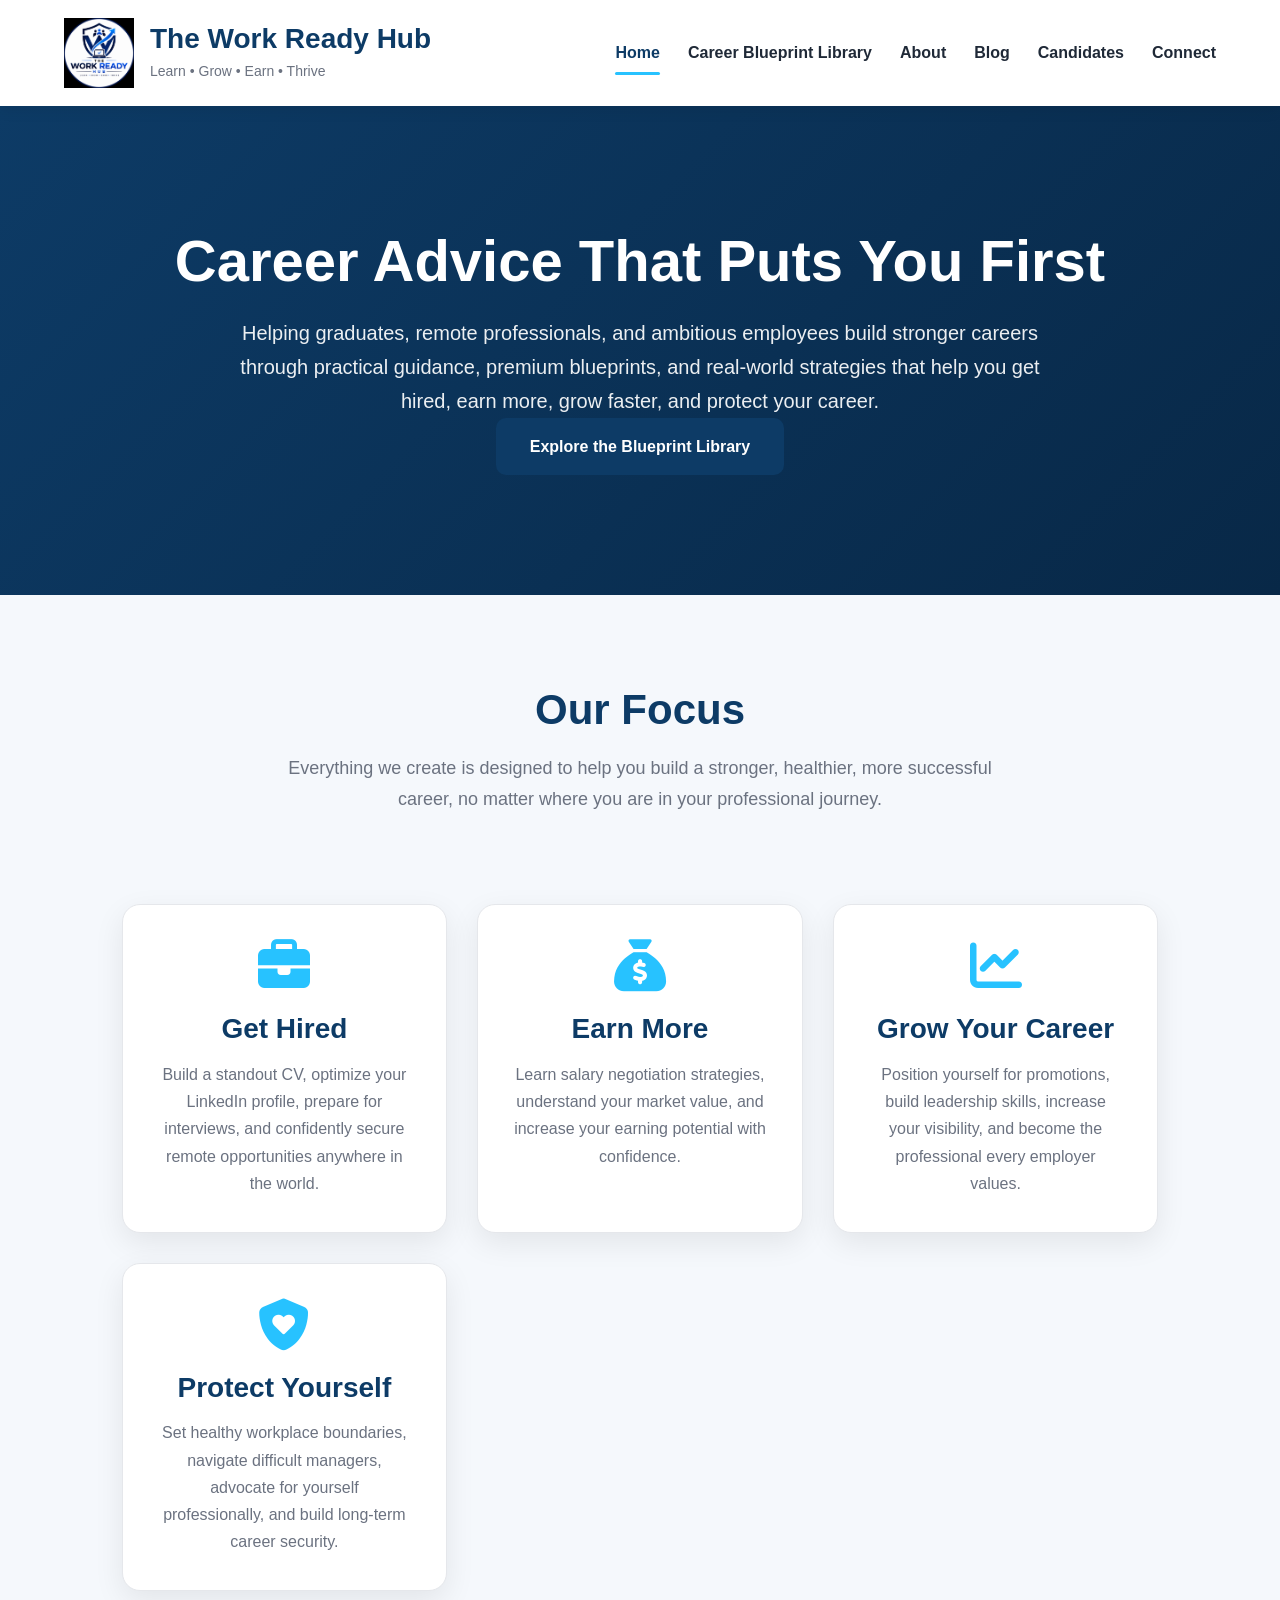
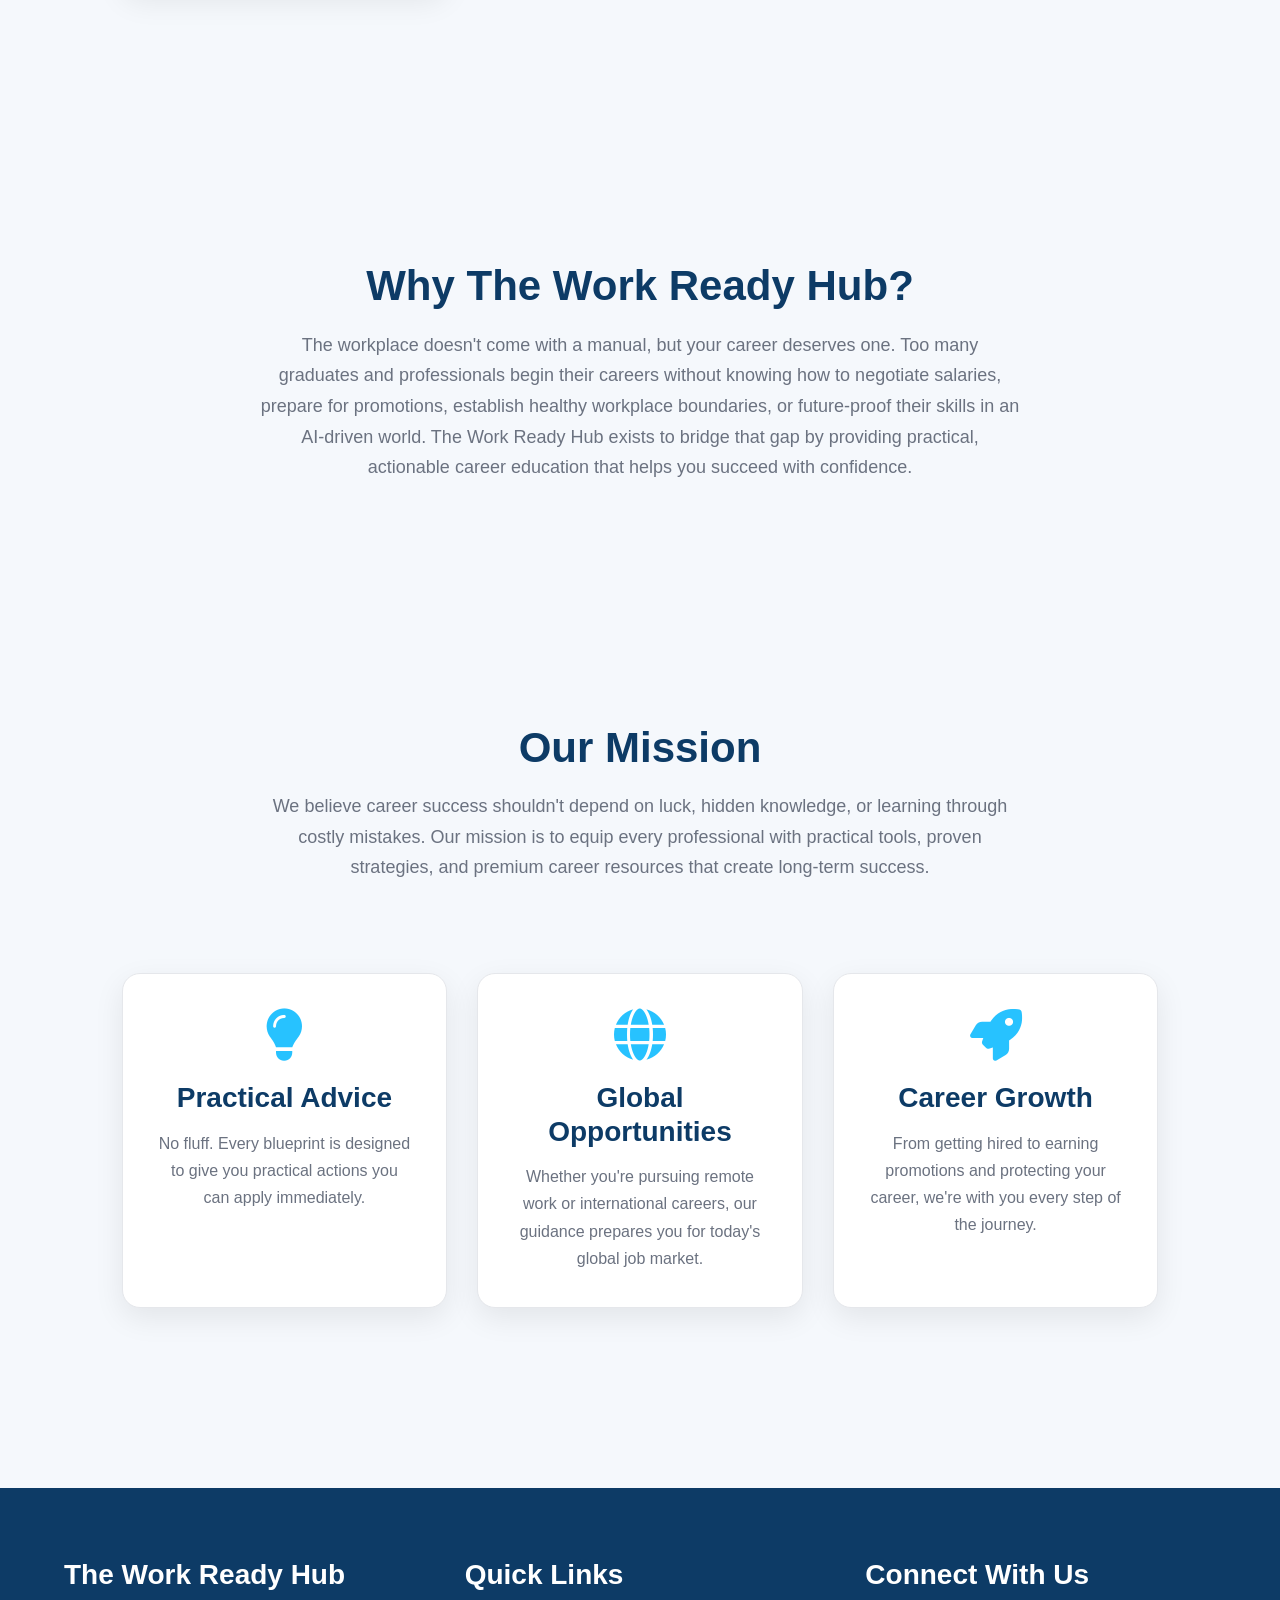
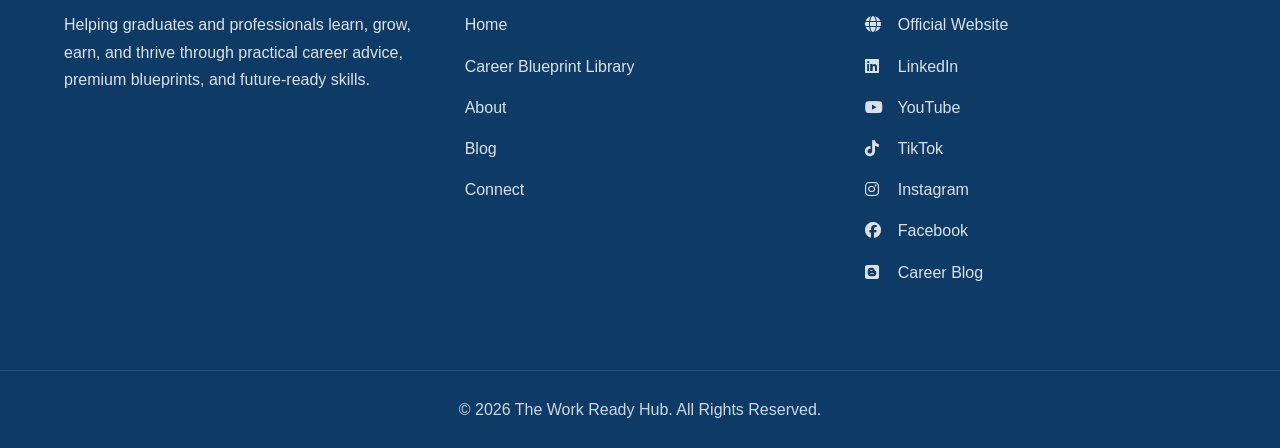
<file: index.html>
<!DOCTYPE html>
<html lang="en">

<head>

    <meta charset="UTF-8">

    <meta name="viewport" content="width=device-width, initial-scale=1.0">

    <title>The Work Ready Hub | Career Advice for Graduates & Remote Professionals</title>

    <meta name="description"
        content="Practical career guidance for graduates and remote professionals. Learn how to get hired, earn more, get promoted, negotiate better salaries, and build healthy workplace boundaries.">

    <link rel="stylesheet" href="css/style.css">

    <link rel="stylesheet"
        href="https://cdnjs.cloudflare.com/ajax/libs/font-awesome/6.5.2/css/all.min.css">

</head>

<body>

<!-- ==========================================
     HEADER
========================================== -->

<header>

    <div class="navbar">

        <div class="logo">

            <a href="index.html">

                <img src="Images/logo.png"
                    alt="The Work Ready Hub Logo">

            </a>

            <div>

                <h2>The Work Ready Hub</h2>

                <p>Learn • Grow • Earn • Thrive</p>

            </div>

        </div>

        <nav>

            <a href="index.html" class="active">Home</a>

            <a href="resources.html">Career Blueprint Library</a>

            <a href="about.html">About</a>

            <a href="blog.html">Blog</a>
            
            <a href="candidates.html">Candidates</a>

            <a href="contact.html">Connect</a>

        </nav>

    </div>

</header>

<!-- ==========================================
     HERO
========================================== -->

<section class="hero">

    <div class="container">

        <h1>

            Career Advice That Puts You First

        </h1>

        <p>

            Helping graduates, remote professionals, and ambitious employees
            build stronger careers through practical guidance, premium
            blueprints, and real-world strategies that help you get hired,
            earn more, grow faster, and protect your career.

        </p>

        <a href="resources.html" class="hero-button">

            Explore the Blueprint Library

        </a>

    </div>

</section>

<!-- ==========================================
     OUR FOCUS
========================================== -->

<section>

    <div class="container">

        <h2 class="section-title">

            Our Focus

        </h2>

        <p class="section-subtitle">

            Everything we create is designed to help you build a stronger,
            healthier, more successful career, no matter where you are in
            your professional journey.

        </p>

        <div class="grid">
            <!-- ==========================================
     GET HIRED
========================================== -->

<div class="card">

    <i class="fas fa-briefcase"></i>

    <h3>Get Hired</h3>

    <p>

        Build a standout CV, optimize your LinkedIn profile,
        prepare for interviews, and confidently secure remote
        opportunities anywhere in the world.

    </p>

</div>

<!-- ==========================================
     EARN MORE
========================================== -->

<div class="card">

    <i class="fas fa-sack-dollar"></i>

    <h3>Earn More</h3>

    <p>

        Learn salary negotiation strategies, understand your
        market value, and increase your earning potential with
        confidence.

    </p>

</div>

<!-- ==========================================
     GROW YOUR CAREER
========================================== -->

<div class="card">

    <i class="fas fa-chart-line"></i>

    <h3>Grow Your Career</h3>

    <p>

        Position yourself for promotions, build leadership
        skills, increase your visibility, and become the
        professional every employer values.

    </p>

</div>

<!-- ==========================================
     PROTECT YOURSELF
========================================== -->

<div class="card">

    <i class="fas fa-shield-heart"></i>

    <h3>Protect Yourself</h3>

    <p>

        Set healthy workplace boundaries, navigate difficult
        managers, advocate for yourself professionally, and
        build long-term career security.

    </p>

</div>

        </div>

    </div>

</section>

<!-- ==========================================
     WHY WORK READY HUB
========================================== -->

<section>

    <div class="container">

        <h2 class="section-title">

            Why The Work Ready Hub?

        </h2>

        <p class="section-subtitle">
                        The workplace doesn't come with a manual, but your career deserves one.

            Too many graduates and professionals begin their careers without
            knowing how to negotiate salaries, prepare for promotions,
            establish healthy workplace boundaries, or future-proof their skills
            in an AI-driven world.

            The Work Ready Hub exists to bridge that gap by providing practical,
            actionable career education that helps you succeed with confidence.

        </p>

    </div>

</section>

<!-- ==========================================
     OUR MISSION
========================================== -->

<section>

    <div class="container">

        <h2 class="section-title">

            Our Mission

        </h2>

        <p class="section-subtitle">

            We believe career success shouldn't depend on luck, hidden knowledge,
            or learning through costly mistakes. Our mission is to equip every
            professional with practical tools, proven strategies, and premium
            career resources that create long-term success.

        </p>

        <div class="grid">

            <div class="card">

                <i class="fas fa-lightbulb"></i>

                <h3>Practical Advice</h3>

                <p>

                    No fluff. Every blueprint is designed to give you practical
                    actions you can apply immediately.

                </p>

            </div>

            <div class="card">

                <i class="fas fa-globe"></i>

                <h3>Global Opportunities</h3>

                <p>

                    Whether you're pursuing remote work or international careers,
                    our guidance prepares you for today's global job market.

                </p>

            </div>

            <div class="card">

                <i class="fas fa-rocket"></i>

                <h3>Career Growth</h3>

                <p>

                    From getting hired to earning promotions and protecting your
                    career, we're with you every step of the journey.

                </p>

            </div>

        </div>

    </div>

</section>

<!-- ==========================================
     FOOTER
========================================== -->

<footer>

        <div class="footer-container">

        <div>

            <h3>The Work Ready Hub</h3>

            <p>

                Helping graduates and professionals learn, grow, earn, and thrive through practical career advice, premium blueprints, and future-ready skills.

            </p>

        </div>

        <div>

            <h3>Quick Links</h3>

            <a href="index.html">Home</a>

            <a href="resources.html">Career Blueprint Library</a>

            <a href="about.html">About</a>

            <a href="blog.html">Blog</a>

            <a href="contact.html">Connect</a>

        </div>

        <div>

            <h3>Connect With Us</h3>

            <a href="https://blueletica.github.io/the-work-ready-hub/" target="_blank">

                <i class="fas fa-globe"></i> Official Website

            </a>

            <a href="https://www.linkedin.com/in/bahati-mulishi-ngakani-0947612ab/" target="_blank">

                <i class="fab fa-linkedin"></i> LinkedIn

            </a>

            <a href="https://youtube.com/@workreadyhub?si=gj5G-t7t1hKADA_G" target="_blank">

                <i class="fab fa-youtube"></i> YouTube

            </a>

            <a href="https://www.tiktok.com/@workready0" target="_blank">

                <i class="fab fa-tiktok"></i> TikTok

            </a>

            <a href="https://www.instagram.com/work_ready_hub/" target="_blank">

                <i class="fab fa-instagram"></i> Instagram

            </a>

            <a href="https://www.facebook.com/profile.php?id=61587493340198" target="_blank">

                <i class="fab fa-facebook"></i> Facebook

            </a>

            <a href="https://remoteinsights.blogspot.com/" target="_blank">

                <i class="fab fa-blogger"></i> Career Blog

            </a>

        </div>

    </div>

    <div class="footer-bottom">

        <p>

            © 2026 The Work Ready Hub. All Rights Reserved.

        </p>

    </div>

</footer>

</body>

</html>
</file>
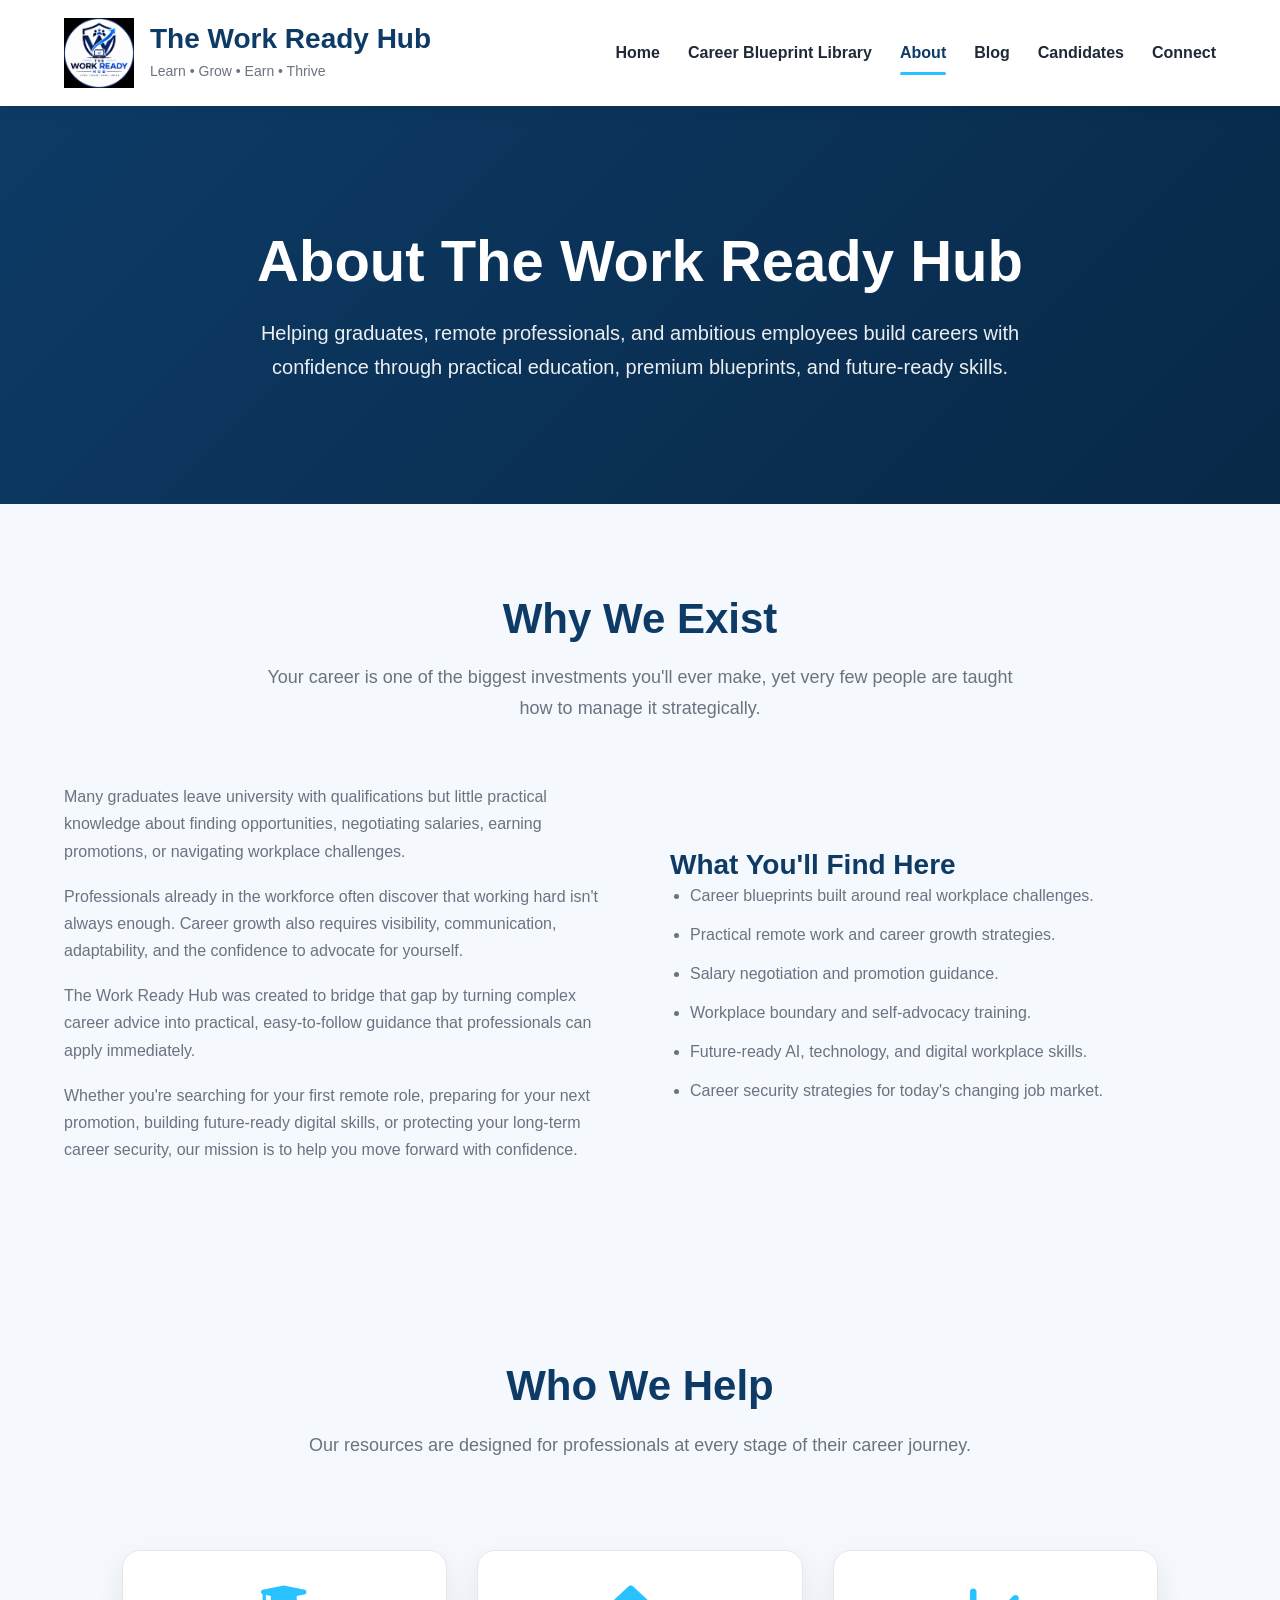
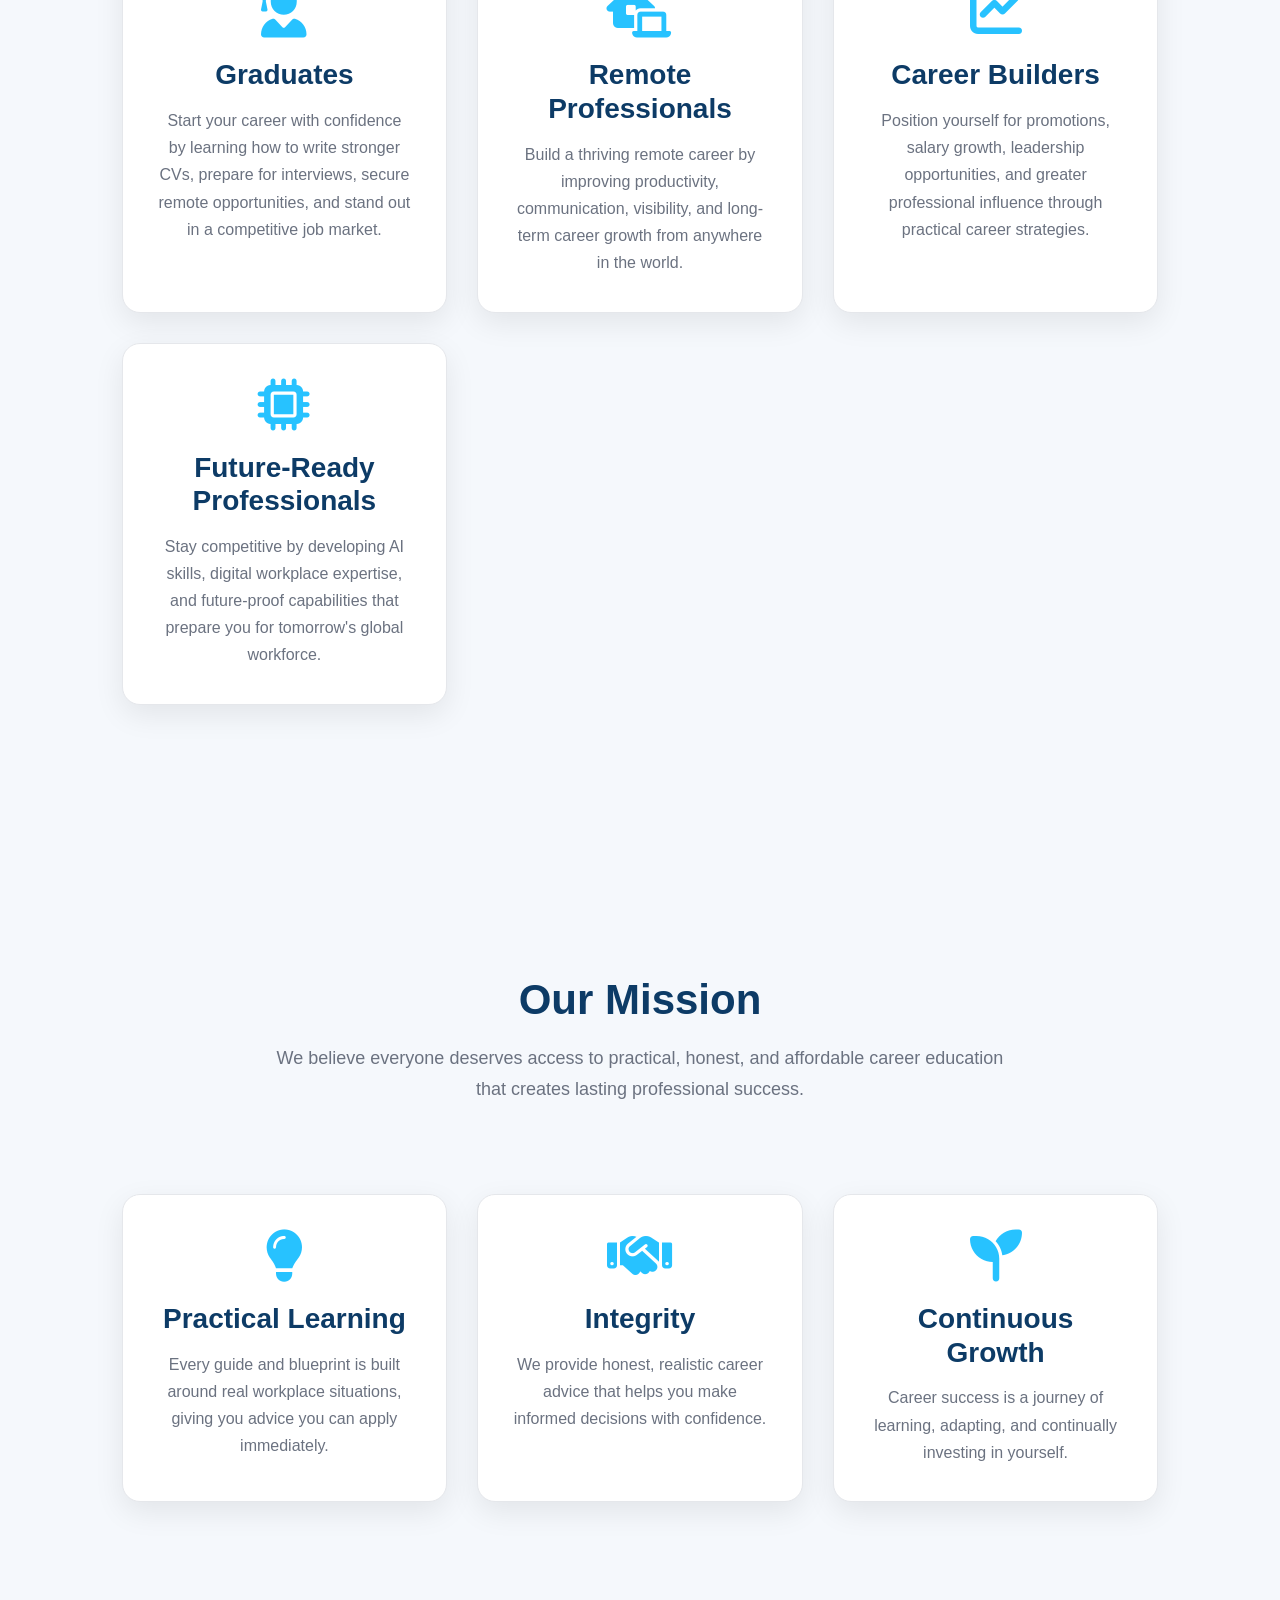
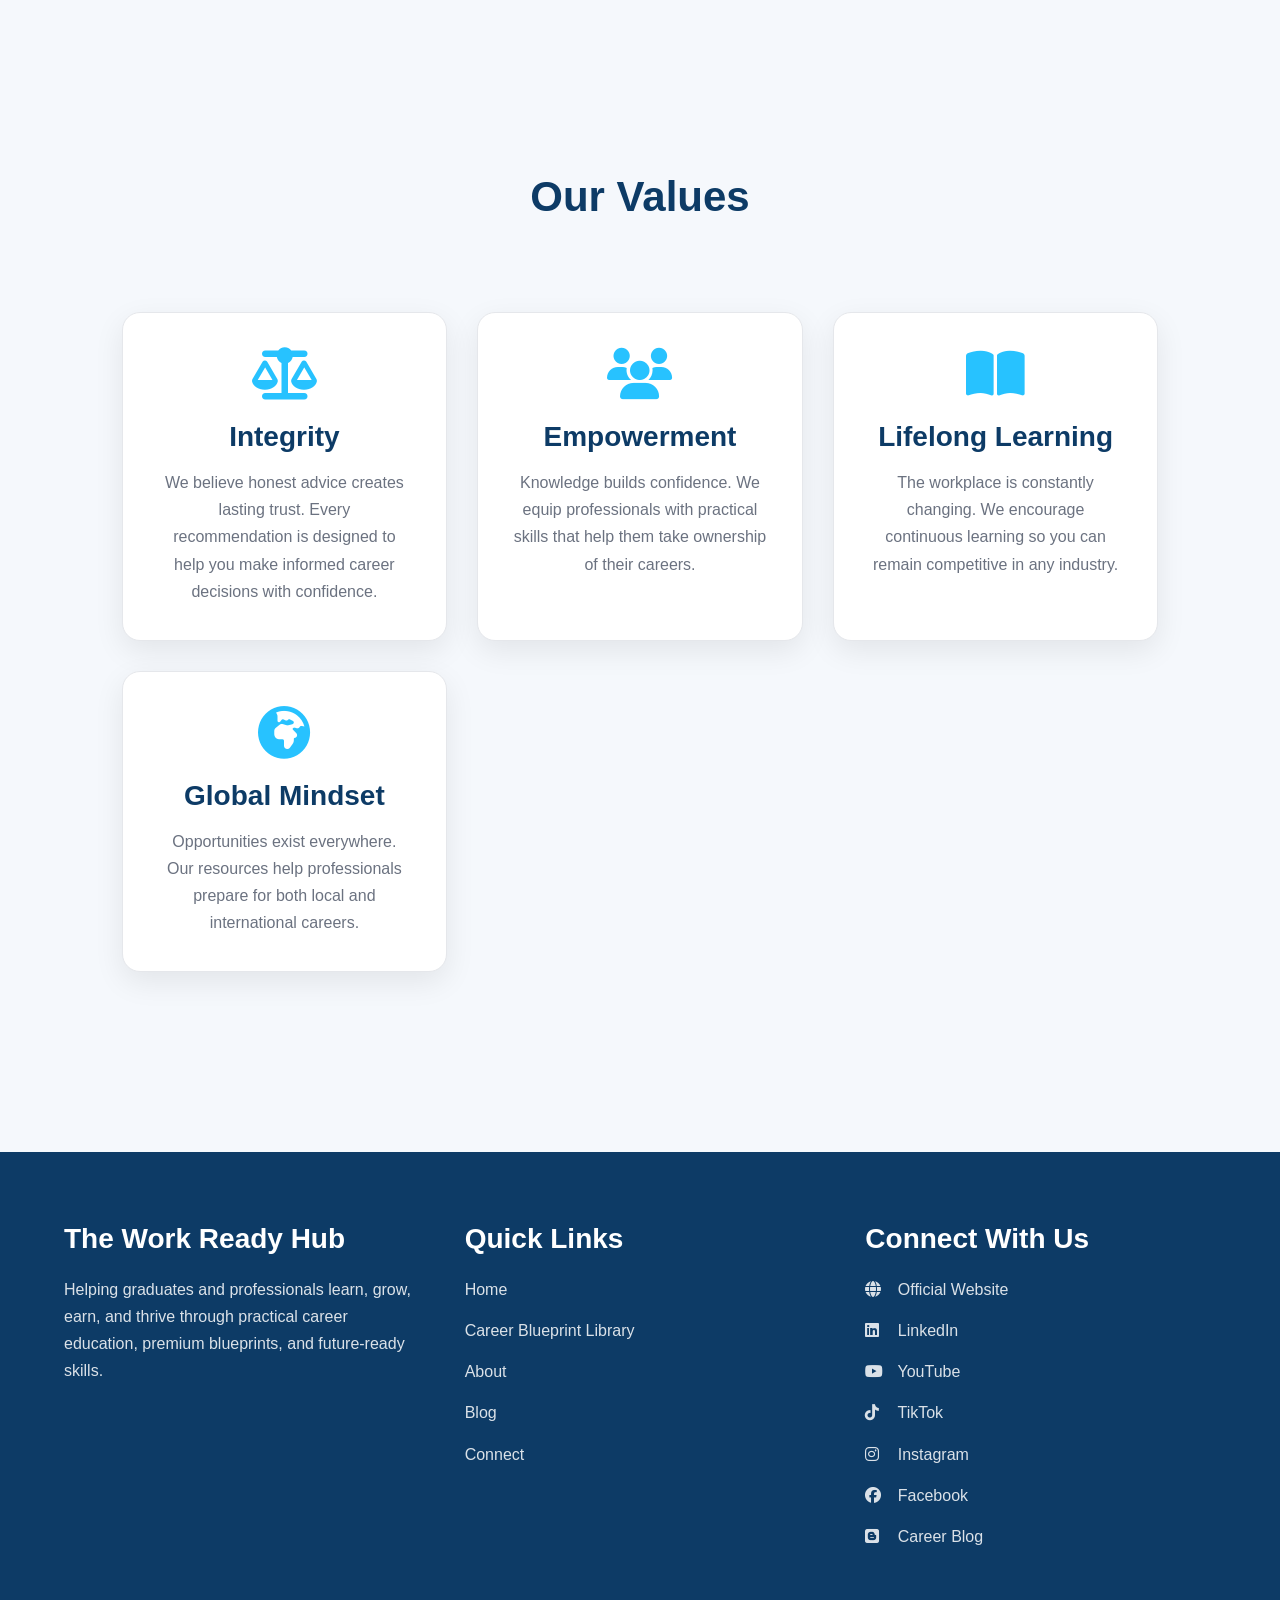
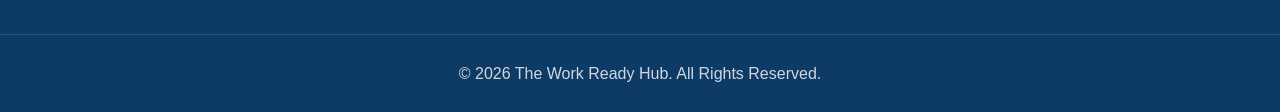
<file: about.html>
<!DOCTYPE html>
<html lang="en">

<head>

    <meta charset="UTF-8">

    <meta name="viewport" content="width=device-width, initial-scale=1.0">

    <title>About | The Work Ready Hub</title>

    <meta name="description"
        content="Discover the mission behind The Work Ready Hub and how we're helping graduates and professionals build stronger, future-ready careers.">

    <link rel="stylesheet" href="css/style.css">

    <link rel="stylesheet"
        href="https://cdnjs.cloudflare.com/ajax/libs/font-awesome/6.5.2/css/all.min.css">

</head>

<body>

<!-- ==========================================
     HEADER
========================================== -->

<header>

    <div class="navbar">

        <div class="logo">

            <a href="index.html">

                <img src="Images/logo.png"
                    alt="The Work Ready Hub Logo">

            </a>

            <div>

                <h2>The Work Ready Hub</h2>

                <p>Learn • Grow • Earn • Thrive</p>

            </div>

        </div>

        <nav>

            <a href="index.html">Home</a>

            <a href="resources.html">Career Blueprint Library</a>

            <a href="about.html" class="active">About</a>

            <a href="blog.html">Blog</a>

            <a href="candidates.html">Candidates</a>

            <a href="contact.html">Connect</a>

        </nav>

    </div>

</header>

<!-- ==========================================
     HERO
========================================== -->

<section class="hero">

    <div class="container">

        <h1>

            About The Work Ready Hub

        </h1>

        <p>

            Helping graduates, remote professionals, and ambitious employees
            build careers with confidence through practical education,
            premium blueprints, and future-ready skills.

        </p>

    </div>

</section>

<!-- ==========================================
     WHY WE EXIST
========================================== -->

<section>

    <div class="container">

        <h2 class="section-title">

            Why We Exist

        </h2>

        <p class="section-subtitle">

            Your career is one of the biggest investments you'll ever make,
            yet very few people are taught how to manage it strategically.

        </p>

        <div class="about-content">

            <div>

                <p>

                    Many graduates leave university with qualifications but
                    little practical knowledge about finding opportunities,
                    negotiating salaries, earning promotions, or navigating
                    workplace challenges.

                </p>

                <p>

                    Professionals already in the workforce often discover that
                    working hard isn't always enough. Career growth also requires
                    visibility, communication, adaptability, and the confidence
                    to advocate for yourself.

                </p>

                <p>

                    The Work Ready Hub was created to bridge that gap by turning
                    complex career advice into practical, easy-to-follow guidance
                    that professionals can apply immediately.

                </p>

                <p>

                    Whether you're searching for your first remote role,
                    preparing for your next promotion, building future-ready
                    digital skills, or protecting your long-term career security,
                    our mission is to help you move forward with confidence.

                </p>

            </div>

            <div>

                <h3>What You'll Find Here</h3>

                <ul>

                    <li>Career blueprints built around real workplace challenges.</li>

                    <li>Practical remote work and career growth strategies.</li>

                    <li>Salary negotiation and promotion guidance.</li>

                    <li>Workplace boundary and self-advocacy training.</li>

                    <li>Future-ready AI, technology, and digital workplace skills.</li>

                    <li>Career security strategies for today's changing job market.</li>

                </ul>

            </div>

        </div>

    </div>

</section>

<!-- ==========================================
     WHO WE HELP
========================================== -->

<section>

    <div class="container">

        <h2 class="section-title">

            Who We Help

        </h2>

        <p class="section-subtitle">

            Our resources are designed for professionals at every stage of their career journey.

        </p>

        <div class="grid">
            <!-- ==========================================
     GRADUATES
========================================== -->

<div class="card">

    <i class="fas fa-user-graduate"></i>

    <h3>Graduates</h3>

    <p>

        Start your career with confidence by learning how to write stronger
        CVs, prepare for interviews, secure remote opportunities, and stand
        out in a competitive job market.

    </p>

</div>

<!-- ==========================================
     REMOTE PROFESSIONALS
========================================== -->

<div class="card">

    <i class="fas fa-laptop-house"></i>

    <h3>Remote Professionals</h3>

    <p>

        Build a thriving remote career by improving productivity,
        communication, visibility, and long-term career growth from anywhere
        in the world.

    </p>

</div>

<!-- ==========================================
     CAREER BUILDERS
========================================== -->

<div class="card">

    <i class="fas fa-chart-line"></i>

    <h3>Career Builders</h3>

    <p>

        Position yourself for promotions, salary growth, leadership
        opportunities, and greater professional influence through practical
        career strategies.

    </p>

</div>

<!-- ==========================================
     FUTURE-READY PROFESSIONALS
========================================== -->

<div class="card">

    <i class="fas fa-microchip"></i>

    <h3>Future-Ready Professionals</h3>

    <p>

        Stay competitive by developing AI skills, digital workplace expertise,
        and future-proof capabilities that prepare you for tomorrow's global
        workforce.

    </p>

</div>

        </div>

    </div>

</section>

<!-- ==========================================
     OUR MISSION
========================================== -->

<section>

    <div class="container">

        <h2 class="section-title">

            Our Mission

        </h2>

        <p class="section-subtitle">

            We believe everyone deserves access to practical, honest, and
            affordable career education that creates lasting professional
            success.

        </p>

        <div class="grid">

            <div class="card">

                <i class="fas fa-lightbulb"></i>

                <h3>Practical Learning</h3>

                <p>

                    Every guide and blueprint is built around real workplace
                    situations, giving you advice you can apply immediately.

                </p>

            </div>

            <div class="card">

                <i class="fas fa-handshake"></i>

                <h3>Integrity</h3>

                <p>

                    We provide honest, realistic career advice that helps you
                    make informed decisions with confidence.

                </p>

            </div>

            <div class="card">

                <i class="fas fa-seedling"></i>

                <h3>Continuous Growth</h3>

                <p>

                    Career success is a journey of learning, adapting, and
                    continually investing in yourself.

                </p>

            </div>

        </div>

    </div>

</section>

<!-- ==========================================
     OUR VALUES
========================================== -->

<section>

    <div class="container">

        <h2 class="section-title">

            Our Values

        </h2>

        <div class="grid">
            <!-- ==========================================
     VALUES
========================================== -->

<div class="card">

    <i class="fas fa-scale-balanced"></i>

    <h3>Integrity</h3>

    <p>

        We believe honest advice creates lasting trust. Every recommendation
        is designed to help you make informed career decisions with confidence.

    </p>

</div>

<div class="card">

    <i class="fas fa-users"></i>

    <h3>Empowerment</h3>

    <p>

        Knowledge builds confidence. We equip professionals with practical
        skills that help them take ownership of their careers.

    </p>

</div>

<div class="card">

    <i class="fas fa-book-open"></i>

    <h3>Lifelong Learning</h3>

    <p>

        The workplace is constantly changing. We encourage continuous
        learning so you can remain competitive in any industry.

    </p>

</div>

<div class="card">

    <i class="fas fa-earth-africa"></i>

    <h3>Global Mindset</h3>

    <p>

        Opportunities exist everywhere. Our resources help professionals
        prepare for both local and international careers.

    </p>

</div>

</div>

</div>

</section>

<!-- ==========================================
     FOOTER
========================================== -->

<footer>

    <div class="footer-container">

        <div>

            <h3>The Work Ready Hub</h3>

            <p>

                Helping graduates and professionals learn, grow, earn, and
                thrive through practical career education, premium blueprints,
                and future-ready skills.

            </p>

        </div>

        <div>

            <h3>Quick Links</h3>

            <a href="index.html">Home</a>

            <a href="resources.html">Career Blueprint Library</a>

            <a href="about.html">About</a>

            <a href="blog.html">Blog</a>

            <a href="contact.html">Connect</a>

        </div>

        <div>

            <h3>Connect With Us</h3>

            <a href="https://blueletica.github.io/the-work-ready-hub/" target="_blank">

                <i class="fas fa-globe"></i> Official Website

            </a>

            <a href="https://www.linkedin.com/in/bahati-mulishi-ngakani-0947612ab/" target="_blank">

                <i class="fab fa-linkedin"></i> LinkedIn

            </a>

            <a href="https://youtube.com/@workreadyhub?si=gj5G-t7t1hKADA_G" target="_blank">

                <i class="fab fa-youtube"></i> YouTube

            </a>

            <a href="https://www.tiktok.com/@workready0" target="_blank">

                <i class="fab fa-tiktok"></i> TikTok

            </a>

            <a href="https://www.instagram.com/work_ready_hub/" target="_blank">

                <i class="fab fa-instagram"></i> Instagram

            </a>

            <a href="https://www.facebook.com/profile.php?id=61587493340198" target="_blank">

                <i class="fab fa-facebook"></i> Facebook

            </a>

            <a href="https://remoteinsights.blogspot.com/" target="_blank">

                <i class="fab fa-blogger"></i> Career Blog

            </a>

        </div>

    </div>

    <div class="footer-bottom">

        <p>

            © 2026 The Work Ready Hub. All Rights Reserved.

        </p>

    </div>

</footer>

</body>

</html>
</file>
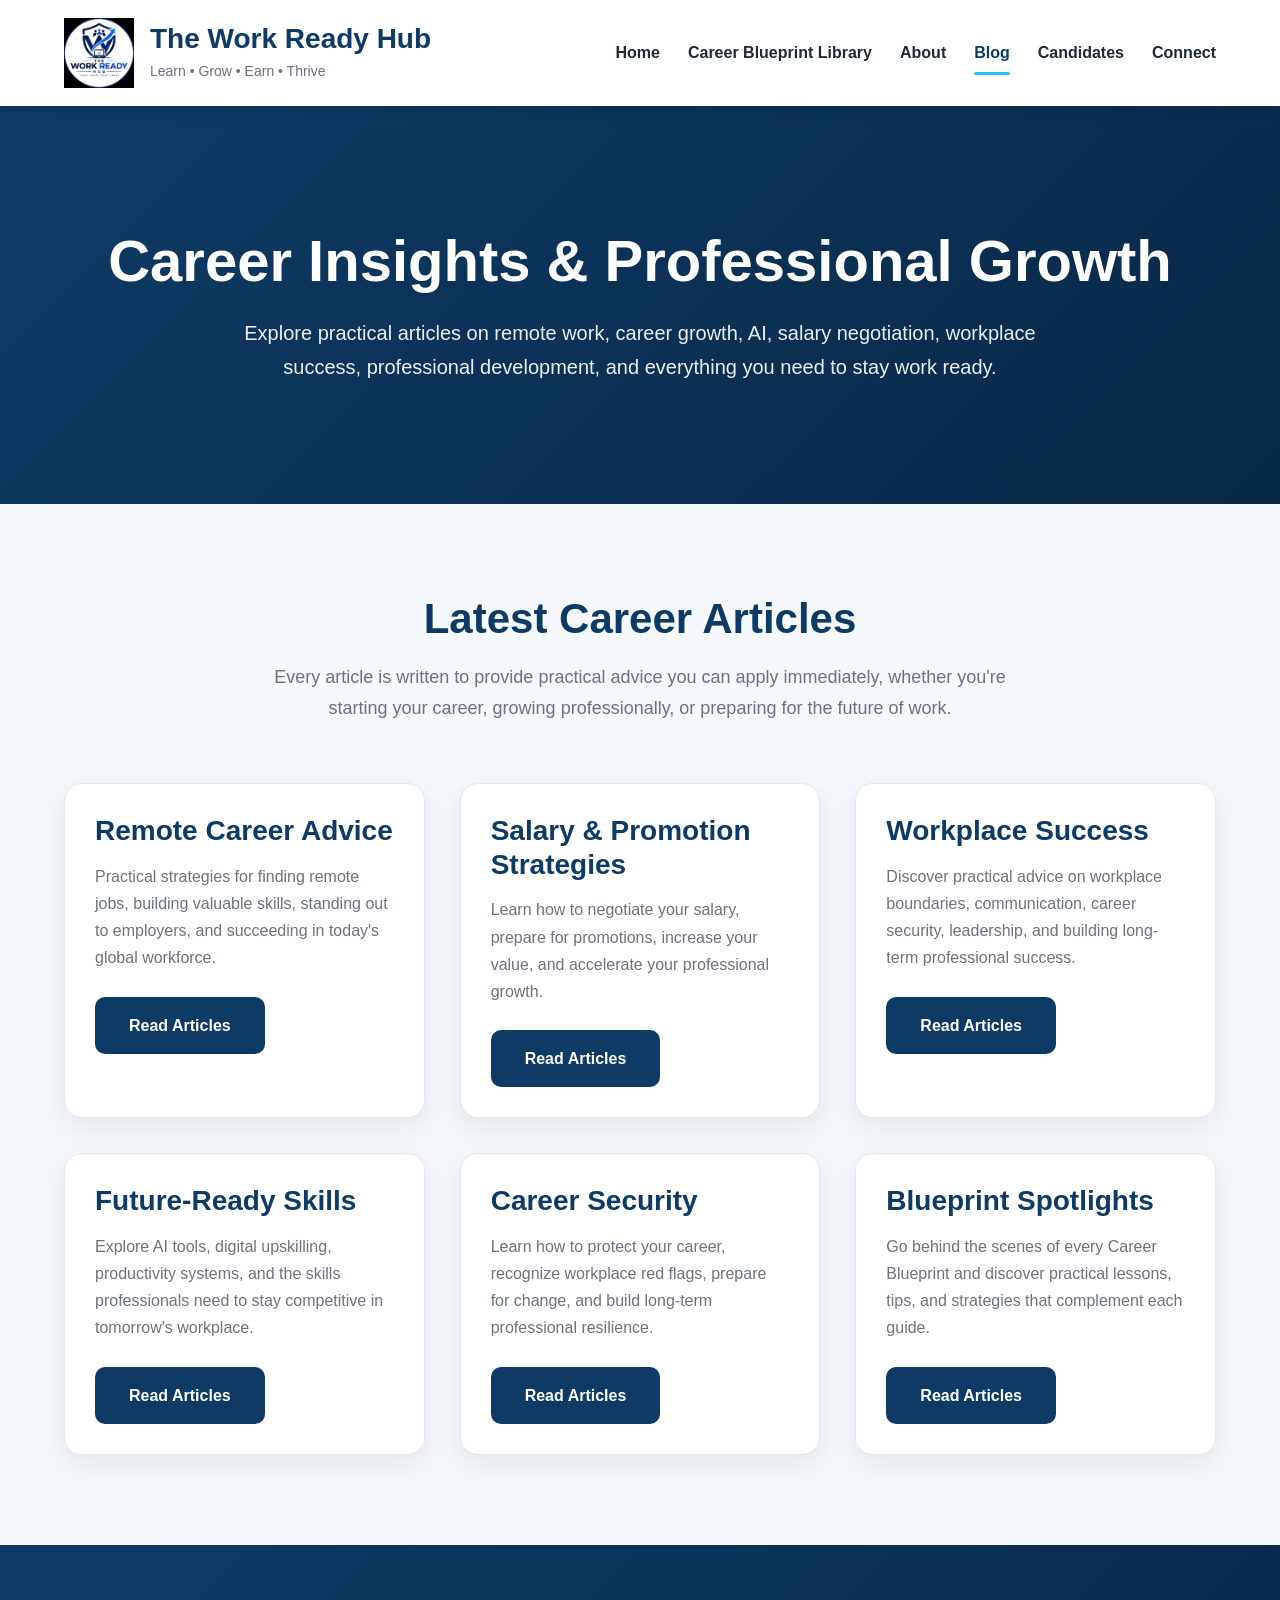
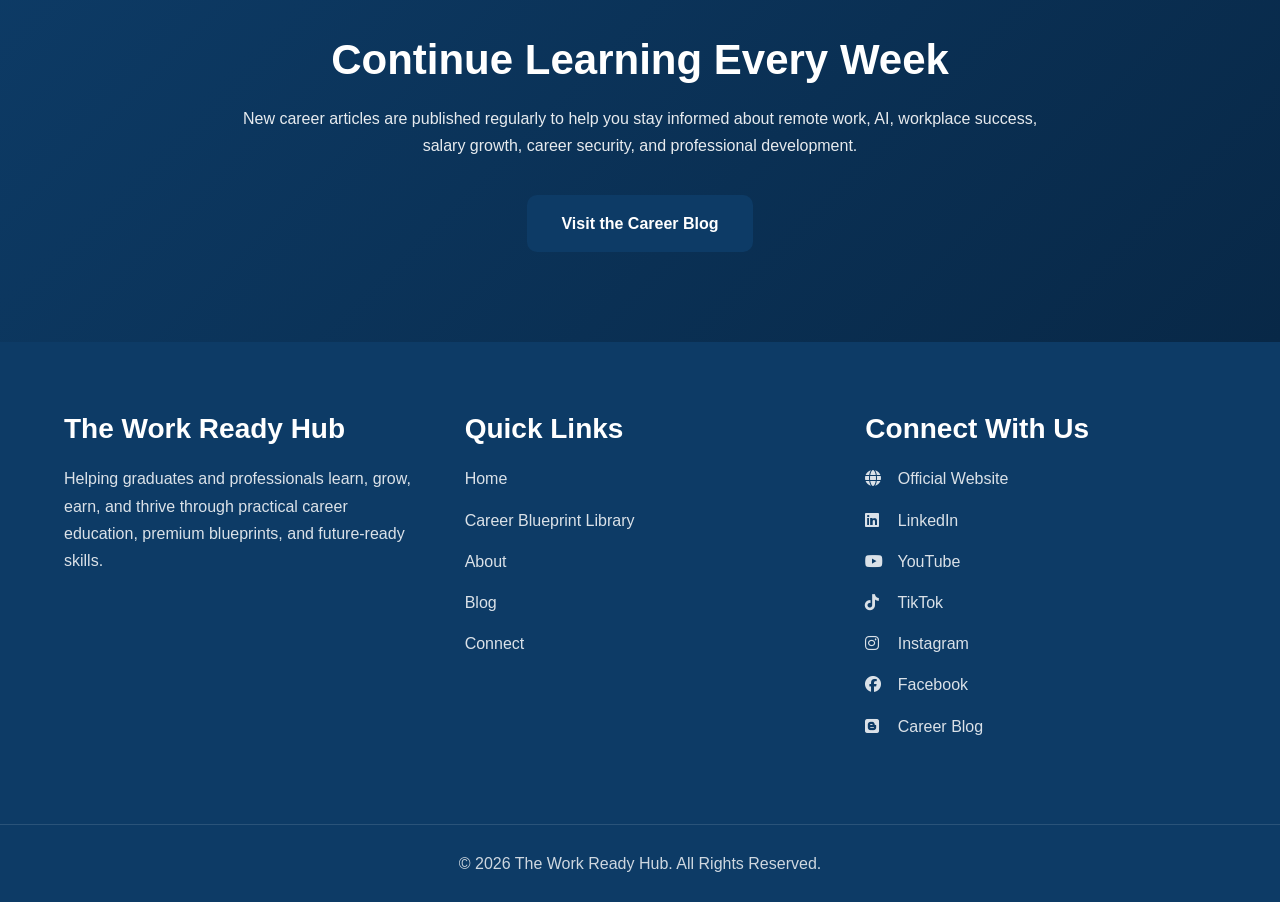
<file: blog.html>
<!DOCTYPE html>
<html lang="en">

<head>

    <meta charset="UTF-8">

    <meta name="viewport" content="width=device-width, initial-scale=1.0">

    <title>Career Blog | The Work Ready Hub</title>

    <meta name="description"
        content="Career advice, remote work strategies, AI skills, workplace success, salary negotiation, promotions, and professional development articles from The Work Ready Hub.">

    <link rel="stylesheet" href="css/style.css">

    <link rel="stylesheet"
        href="https://cdnjs.cloudflare.com/ajax/libs/font-awesome/6.5.2/css/all.min.css">

</head>

<body>

<!-- ==========================================
     HEADER
========================================== -->

<header>

    <div class="navbar">

        <div class="logo">

            <a href="index.html">

                <img src="Images/logo.png"
                    alt="The Work Ready Hub Logo">

            </a>

            <div>

                <h2>The Work Ready Hub</h2>

                <p>Learn • Grow • Earn • Thrive</p>

            </div>

        </div>

        <nav>

            <a href="index.html">Home</a>

            <a href="resources.html">Career Blueprint Library</a>

            <a href="about.html">About</a>

            <a href="blog.html" class="active">Blog</a>

            <a href="candidates.html">Candidates</a>

            <a href="contact.html">Connect</a>

        </nav>

    </div>

</header>

<!-- ==========================================
     HERO
========================================== -->

<section class="hero">

    <div class="container">

        <h1>

            Career Insights & Professional Growth

        </h1>

        <p>

            Explore practical articles on remote work, career growth,
            AI, salary negotiation, workplace success, professional
            development, and everything you need to stay work ready.

        </p>

    </div>

</section>

<!-- ==========================================
     BLOG INTRO
========================================== -->

<section>

    <div class="container">

        <h2 class="section-title">

            Latest Career Articles

        </h2>

        <p class="section-subtitle">

            Every article is written to provide practical advice you can
            apply immediately, whether you're starting your career,
            growing professionally, or preparing for the future of work.

        </p>

        <div class="blog-grid">
            <!-- ==========================================
     ARTICLE 1
========================================== -->

<div class="blog-card">

    <div class="blog-content">

        <h3>Remote Career Advice</h3>

        <p>

            Practical strategies for finding remote jobs, building valuable
            skills, standing out to employers, and succeeding in today's
            global workforce.

        </p>

        <a href="https://remoteinsights.blogspot.com/" target="_blank" class="button">

            Read Articles

        </a>

    </div>

</div>

<!-- ==========================================
     ARTICLE 2
========================================== -->

<div class="blog-card">

    <div class="blog-content">

        <h3>Salary & Promotion Strategies</h3>

        <p>

            Learn how to negotiate your salary, prepare for promotions,
            increase your value, and accelerate your professional growth.

        </p>

        <a href="https://remoteinsights.blogspot.com/" target="_blank" class="button">

            Read Articles

        </a>

    </div>

</div>

<!-- ==========================================
     ARTICLE 3
========================================== -->

<div class="blog-card">

    <div class="blog-content">

        <h3>Workplace Success</h3>

        <p>

            Discover practical advice on workplace boundaries,
            communication, career security, leadership, and building
            long-term professional success.

        </p>

        <a href="https://remoteinsights.blogspot.com/" target="_blank" class="button">

            Read Articles

        </a>

    </div>

</div>

<!-- ==========================================
     ARTICLE 4
========================================== -->

<div class="blog-card">

    <div class="blog-content">

        <h3>Future-Ready Skills</h3>

        <p>

            Explore AI tools, digital upskilling, productivity systems,
            and the skills professionals need to stay competitive in
            tomorrow's workplace.

        </p>

        <a href="https://remoteinsights.blogspot.com/" target="_blank" class="button">

            Read Articles

        </a>

    </div>

</div>

<!-- ==========================================
     ARTICLE 5
========================================== -->

<div class="blog-card">

    <div class="blog-content">

        <h3>Career Security</h3>

        <p>

            Learn how to protect your career, recognize workplace red flags,
            prepare for change, and build long-term professional resilience.

        </p>

        <a href="https://remoteinsights.blogspot.com/" target="_blank" class="button">

            Read Articles

        </a>

    </div>

</div>

<!-- ==========================================
     ARTICLE 6
========================================== -->

<div class="blog-card">

    <div class="blog-content">

        <h3>Blueprint Spotlights</h3>

        <p>

            Go behind the scenes of every Career Blueprint and discover
            practical lessons, tips, and strategies that complement each guide.

        </p>

        <a href="https://remoteinsights.blogspot.com/" target="_blank" class="button">

            Read Articles

        </a>

    </div>

</div>

        </div>

    </div>

</section>

<!-- ==========================================
     VISIT THE BLOG
========================================== -->

<section class="library-cta">

    <div class="container">

        <h2>

            Continue Learning Every Week

        </h2>

        <p>

            New career articles are published regularly to help you stay
            informed about remote work, AI, workplace success, salary
            growth, career security, and professional development.

        </p>

        <a href="https://remoteinsights.blogspot.com/"
           target="_blank"
           class="hero-button">

            Visit the Career Blog

        </a>

    </div>

</section>

<!-- ==========================================
     FOOTER
========================================== -->

<footer>
        <div class="footer-container">

        <div>

            <h3>The Work Ready Hub</h3>

            <p>

                Helping graduates and professionals learn, grow, earn, and
                thrive through practical career education, premium blueprints,
                and future-ready skills.

            </p>

        </div>

        <div>

            <h3>Quick Links</h3>

            <a href="index.html">Home</a>

            <a href="resources.html">Career Blueprint Library</a>

            <a href="about.html">About</a>

            <a href="blog.html">Blog</a>

            <a href="contact.html">Connect</a>

        </div>

        <div>

            <h3>Connect With Us</h3>

            <a href="https://blueletica.github.io/the-work-ready-hub/" target="_blank">

                <i class="fas fa-globe"></i> Official Website

            </a>

            <a href="https://www.linkedin.com/in/bahati-mulishi-ngakani-0947612ab/" target="_blank">

                <i class="fab fa-linkedin"></i> LinkedIn

            </a>

            <a href="https://youtube.com/@workreadyhub?si=gj5G-t7t1hKADA_G" target="_blank">

                <i class="fab fa-youtube"></i> YouTube

            </a>

            <a href="https://www.tiktok.com/@workready0" target="_blank">

                <i class="fab fa-tiktok"></i> TikTok

            </a>

            <a href="https://www.instagram.com/work_ready_hub/" target="_blank">

                <i class="fab fa-instagram"></i> Instagram

            </a>

            <a href="https://www.facebook.com/profile.php?id=61587493340198" target="_blank">

                <i class="fab fa-facebook"></i> Facebook

            </a>

            <a href="https://remoteinsights.blogspot.com/" target="_blank">

                <i class="fab fa-blogger"></i> Career Blog

            </a>

        </div>

    </div>

    <div class="footer-bottom">

        <p>

            © 2026 The Work Ready Hub. All Rights Reserved.

        </p>

    </div>

</footer>

</body>

</html>
</file>
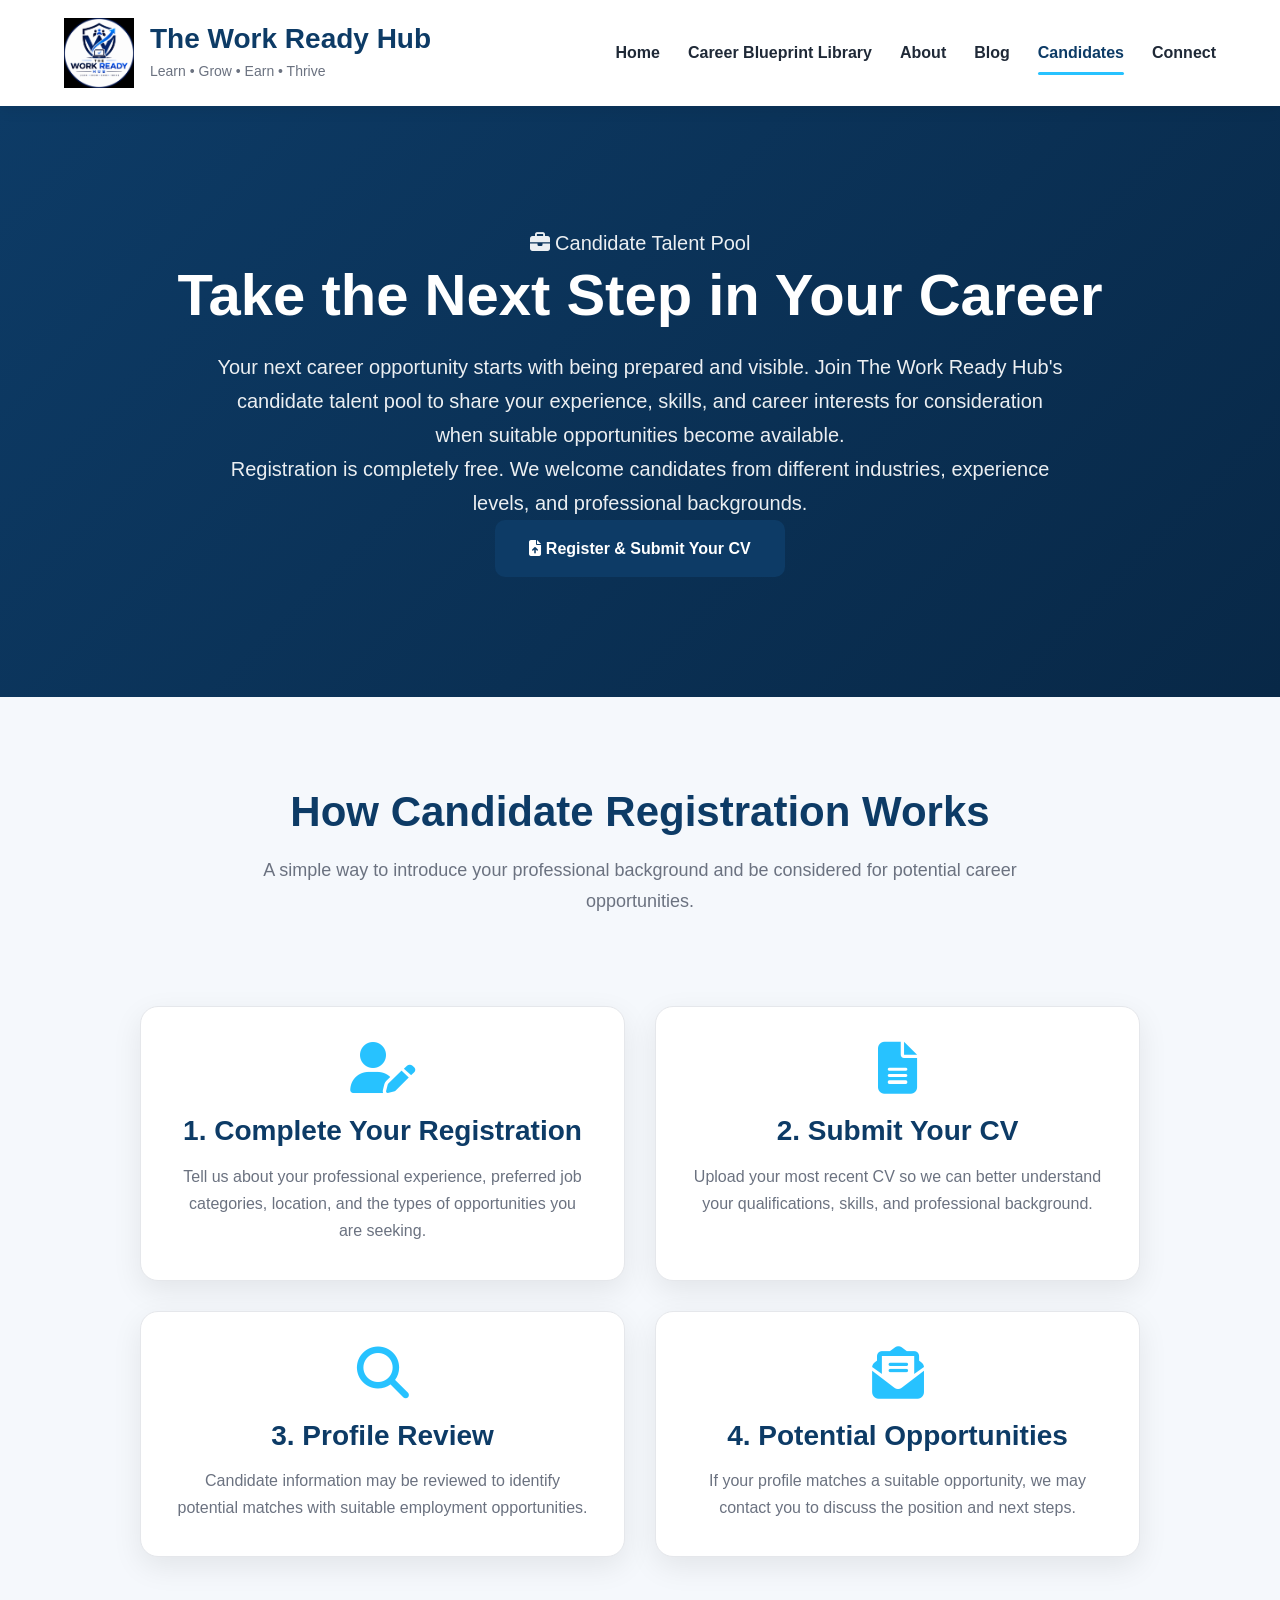
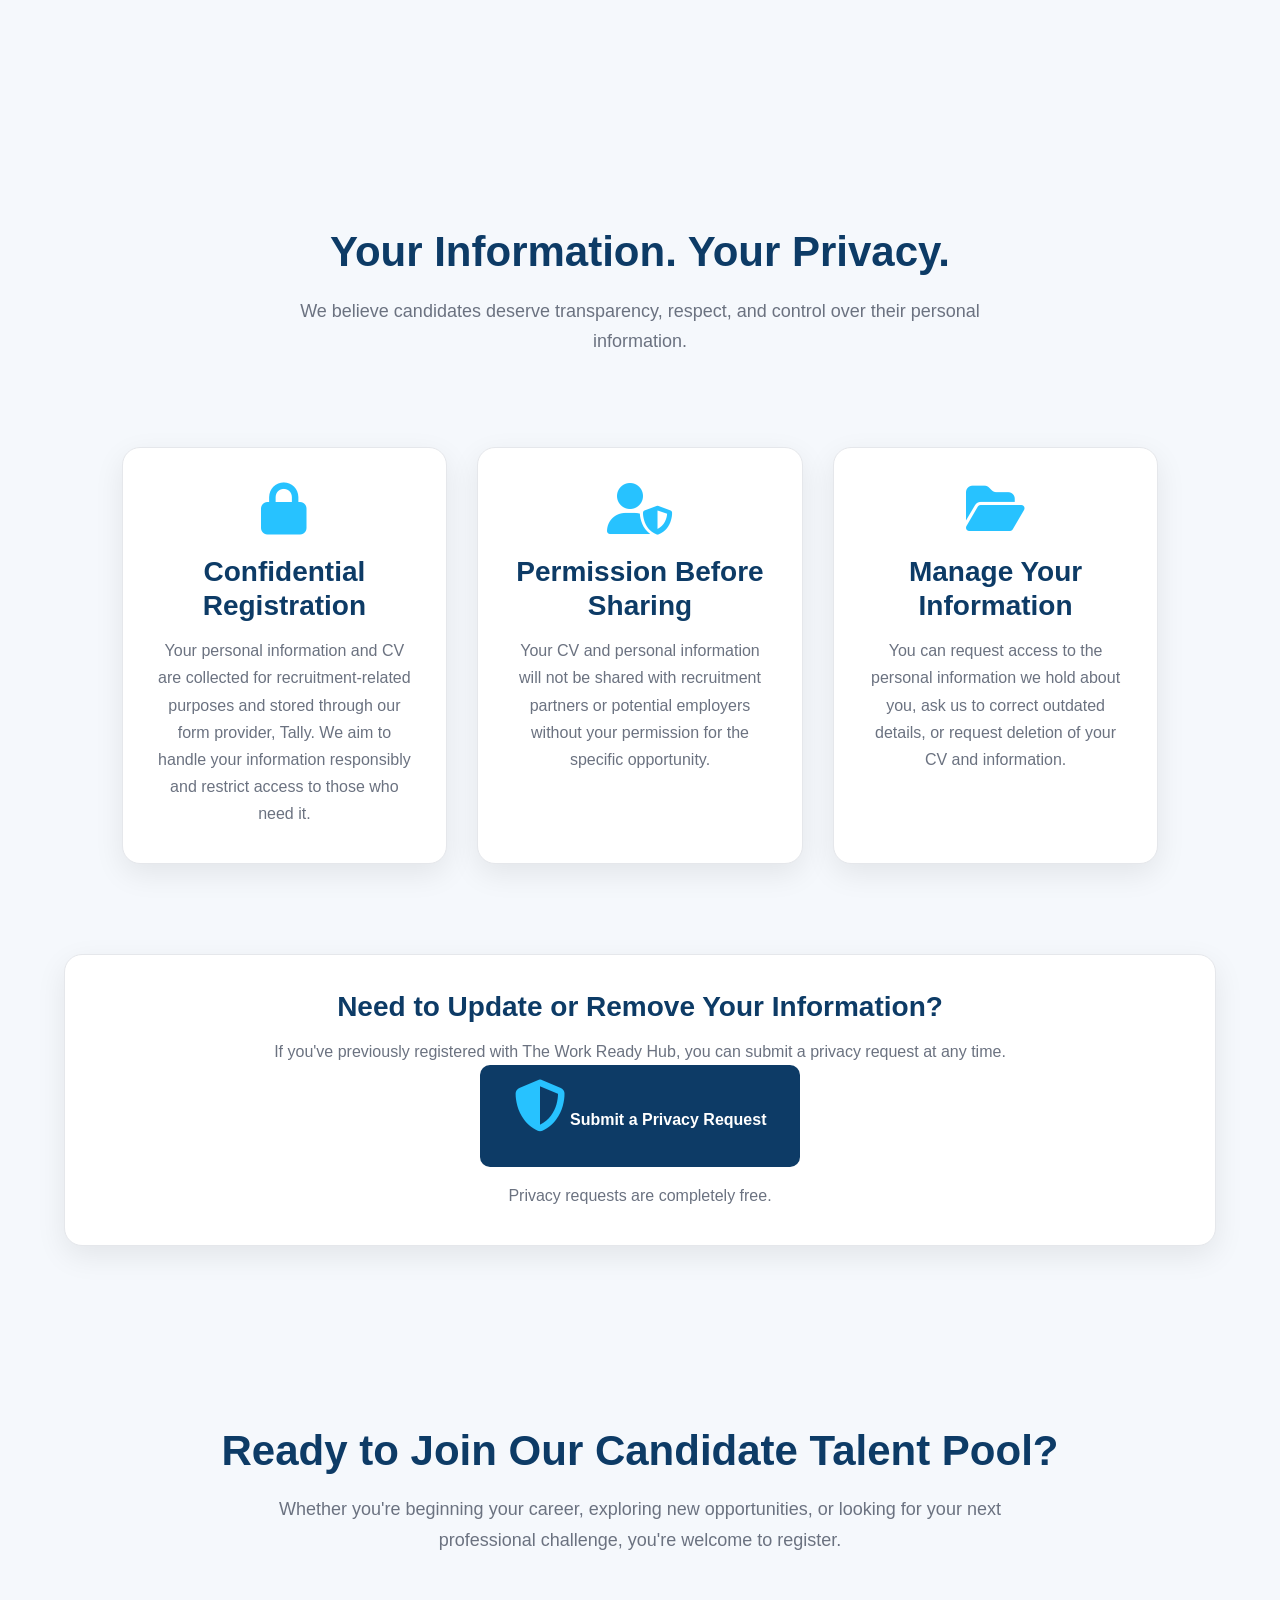
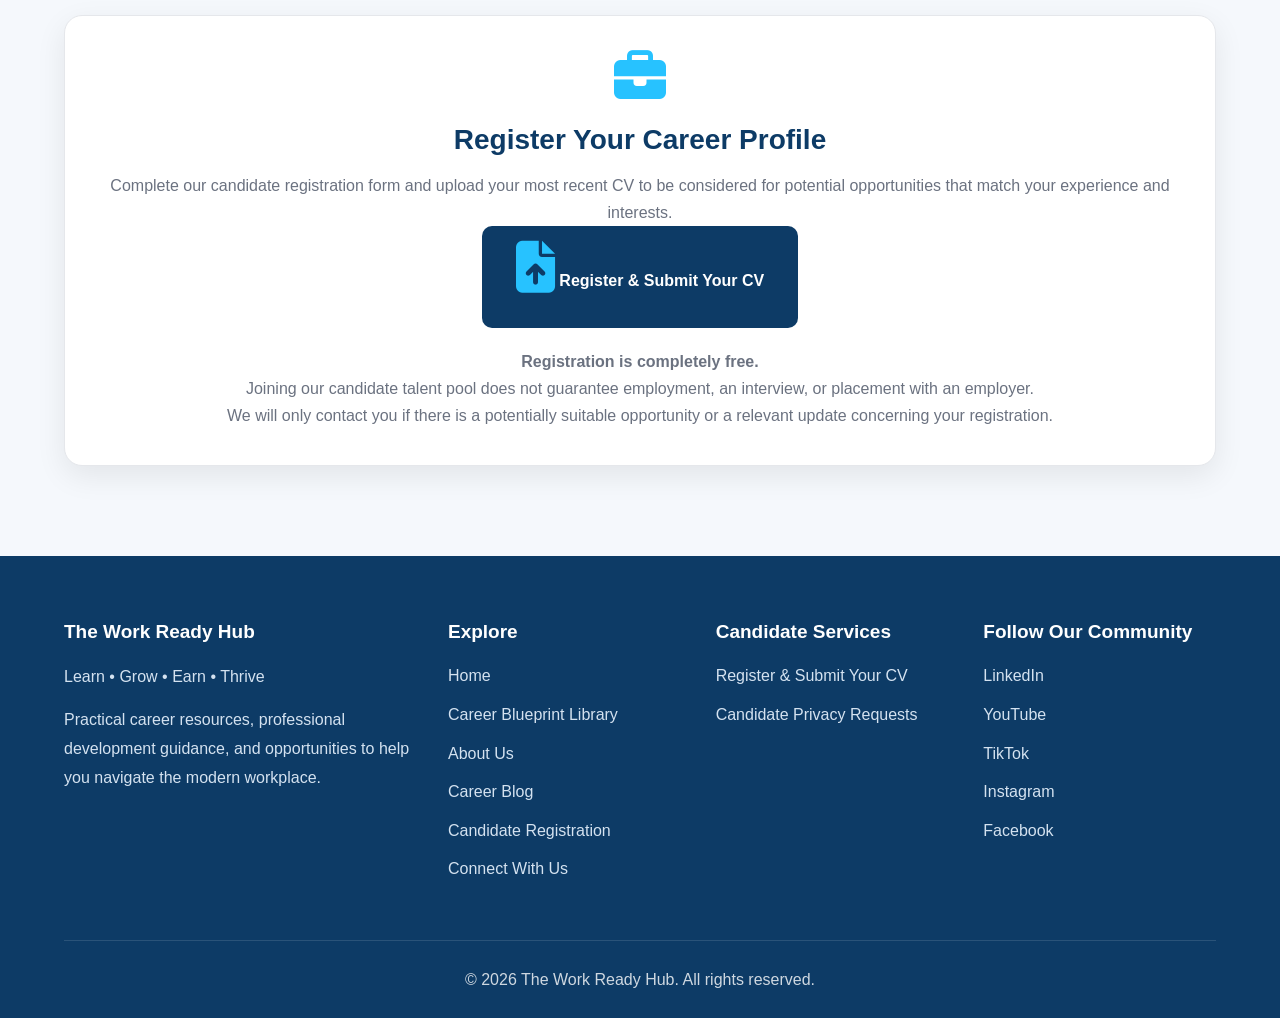
<file: candidates.html>
<!DOCTYPE html>
<html lang="en">

<head>
    <meta charset="UTF-8">
    <meta name="viewport" content="width=device-width, initial-scale=1.0">

    <title>Candidate Registration | The Work Ready Hub</title>

    <meta name="description" content="Join The Work Ready Hub candidate talent pool. Register your career interests, submit your CV, and be considered for suitable employment opportunities.">

    <link rel="stylesheet" href="css/style.css">

    <link rel="stylesheet" href="https://cdnjs.cloudflare.com/ajax/libs/font-awesome/6.5.2/css/all.min.css">
</head>

<body>

<header>
    <div class="navbar">

        <div class="logo">
            <a href="index.html">
                <img src="Images/logo.png" alt="The Work Ready Hub Logo">
            </a>

            <div>
                <h2>The Work Ready Hub</h2>
                <p>Learn • Grow • Earn • Thrive</p>
            </div>
        </div>

        <nav>
            <a href="index.html">Home</a>
            <a href="resources.html">Career Blueprint Library</a>
            <a href="about.html">About</a>
            <a href="blog.html">Blog</a>
            <a href="candidates.html" class="active">Candidates</a>
            <a href="contact.html">Connect</a>
        </nav>

    </div>
</header>

<section class="hero">
    <div class="container">

        <p class="hero-badge">
            <i class="fa-solid fa-briefcase"></i>
            Candidate Talent Pool
        </p>

        <h1>Take the Next Step in Your Career</h1>

        <p>
            Your next career opportunity starts with being prepared and visible.
            Join The Work Ready Hub's candidate talent pool to share your
            experience, skills, and career interests for consideration
            when suitable opportunities become available.
        </p>

        <p>
            Registration is completely free. We welcome candidates
            from different industries, experience levels, and
            professional backgrounds.
        </p>

        <a href="https://tally.so/r/gbeV64"
           target="_blank"
           rel="noopener noreferrer"
           class="btn btn-primary">
            <i class="fa-solid fa-file-arrow-up"></i>
            Register & Submit Your CV
        </a>

    </div>
</section>

  
<!-- CANDIDATE REGISTRATION PROCESS -->

<section class="section">
    <div class="container">

        <h2 class="section-title">
            How Candidate Registration Works
        </h2>

        <p class="section-subtitle">
            A simple way to introduce your professional background
            and be considered for potential career opportunities.
        </p>

        <div class="grid" style="grid-template-columns: repeat(2, minmax(0, 1fr)); max-width: 1000px; margin-left: auto; margin-right: auto;">

            <div class="card">
                <i class="fa-solid fa-user-pen"></i>

                <h3>1. Complete Your Registration</h3>

                <p>
                    Tell us about your professional experience,
                    preferred job categories, location, and
                    the types of opportunities you are seeking.
                </p>
            </div>

            <div class="card">
                <i class="fa-solid fa-file-lines"></i>

                <h3>2. Submit Your CV</h3>

                <p>
                    Upload your most recent CV so we can better
                    understand your qualifications, skills,
                    and professional background.
                </p>
            </div>

            <div class="card">
                <i class="fa-solid fa-magnifying-glass"></i>

                <h3>3. Profile Review</h3>

                <p>
                    Candidate information may be reviewed
                    to identify potential matches with
                    suitable employment opportunities.
                </p>
            </div>

            <div class="card">
                <i class="fa-solid fa-envelope-open-text"></i>

                <h3>4. Potential Opportunities</h3> 

                <p>
                    If your profile matches a suitable
                    opportunity, we may contact you
                    to discuss the position and next steps.
                </p>
            </div>

        </div>

    </div>
</section>

<!-- END OF CANDIDATE REGISTRATION PROCESS -->

  
<!-- CANDIDATE PRIVACY & DATA PROTECTION -->

<section class="section">
    <div class="container">

        <h2 class="section-title">
            Your Information. Your Privacy.
        </h2>

        <p class="section-subtitle">
            We believe candidates deserve transparency,
            respect, and control over their personal information.
        </p>

        <div class="grid">

            <div class="card">
                <i class="fa-solid fa-lock"></i>

                <h3>Confidential Registration</h3>

                <p>
                    Your personal information and CV are collected
                    for recruitment-related purposes and stored
                    through our form provider, Tally.
                    We aim to handle your information responsibly
                    and restrict access to those who need it.
                </p>
            </div>

            <div class="card">
                <i class="fa-solid fa-user-shield"></i>

                <h3>Permission Before Sharing</h3>

                <p>
                    Your CV and personal information will not be
                    shared with recruitment partners or potential
                    employers without your permission for the
                    specific opportunity.
                </p>
            </div>

            <div class="card">
                <i class="fa-solid fa-folder-open"></i>

                <h3>Manage Your Information</h3>

                <p>
                    You can request access to the personal
                    information we hold about you, ask us
                    to correct outdated details, or request
                    deletion of your CV and information.
                </p>
            </div>

        </div>

        <div class="card" style="margin-top: 30px; text-align: center;">

            <h3>Need to Update or Remove Your Information?</h3>

            <p>
                If you've previously registered with
                The Work Ready Hub, you can submit a
                privacy request at any time.
            </p>

            <a href="https://tally.so/r/ArKR40"
               target="_blank"
               rel="noopener noreferrer"
               class="btn btn-primary">

                <i class="fa-solid fa-shield-halved"></i>
                Submit a Privacy Request

            </a>

            <p style="margin-top: 15px;">
                Privacy requests are completely free.
            </p>

        </div>

    </div>
</section>

<!-- END OF CANDIDATE PRIVACY SECTION -->


<!-- FINAL CANDIDATE REGISTRATION SECTION -->

<section class="section">
    <div class="container">

        <h2 class="section-title">
            Ready to Join Our Candidate Talent Pool?
        </h2>

        <p class="section-subtitle">
            Whether you're beginning your career,
            exploring new opportunities, or looking
            for your next professional challenge,
            you're welcome to register.
        </p>

        <div class="card" style="text-align: center;">

            <i class="fa-solid fa-briefcase"></i>

            <h3>Register Your Career Profile</h3>

            <p>
                Complete our candidate registration form
                and upload your most recent CV to be
                considered for potential opportunities
                that match your experience and interests.
            </p>

            <a href="https://tally.so/r/gbeV64"
               target="_blank"
               rel="noopener noreferrer"
               class="btn btn-primary">

                <i class="fa-solid fa-file-arrow-up"></i>
                Register & Submit Your CV

            </a>

            <p style="margin-top: 20px;">
                <strong>Registration is completely free.</strong>
            </p>

            <p>
                Joining our candidate talent pool does not
                guarantee employment, an interview, or
                placement with an employer.
            </p>

            <p>
                We will only contact you if there is a
                potentially suitable opportunity or
                a relevant update concerning your registration.
            </p>

        </div>

    </div>
</section>

<!-- END OF FINAL REGISTRATION SECTION -->


<!-- WEBSITE FOOTER -->

<footer>
    <div class="container">

        <div class="footer-content">

            <div class="footer-brand">
                <h3>The Work Ready Hub</h3>

                <p>Learn • Grow • Earn • Thrive</p>

                <p>
                    Practical career resources, professional
                    development guidance, and opportunities
                    to help you navigate the modern workplace.
                </p>
            </div>

            <div class="footer-links">
                <h3>Explore</h3>

                <a href="index.html">Home</a>
                <a href="resources.html">Career Blueprint Library</a>
                <a href="about.html">About Us</a>
                <a href="blog.html">Career Blog</a>
                <a href="candidates.html">Candidate Registration</a>
                <a href="contact.html">Connect With Us</a>
            </div>

            <div class="footer-links">
                <h3>Candidate Services</h3>

                <a href="https://tally.so/r/gbeV64"
                   target="_blank"
                   rel="noopener noreferrer">
                    Register & Submit Your CV
                </a>

                <a href="https://tally.so/r/ArKR40"
                   target="_blank"
                   rel="noopener noreferrer">
                    Candidate Privacy Requests
                </a>
            </div>

            <div class="footer-links">
                <h3>Follow Our Community</h3>

                <a href="https://www.linkedin.com/in/bahati-mulishi-ngakani-0947612ab/"
                   target="_blank"
                   rel="noopener noreferrer">
                    LinkedIn
                </a>

                <a href="https://youtube.com/@workreadyhub"
                   target="_blank"
                   rel="noopener noreferrer">
                    YouTube
                </a>

                <a href="https://www.tiktok.com/@workready0"
                   target="_blank"
                   rel="noopener noreferrer">
                    TikTok
                </a>

                <a href="https://www.instagram.com/work_ready_hub/"
                   target="_blank"
                   rel="noopener noreferrer">
                    Instagram
                </a>

                <a href="https://www.facebook.com/profile.php?id=61587493340198"
                   target="_blank"
                   rel="noopener noreferrer">
                    Facebook
                </a>
            </div>

        </div>

        <div class="footer-bottom">
            <p>
                &copy; 2026 The Work Ready Hub.
                All rights reserved.
            </p>
        </div>

    </div>
</footer>

<!-- END OF WEBSITE FOOTER -->

</body>
</html>
</file>
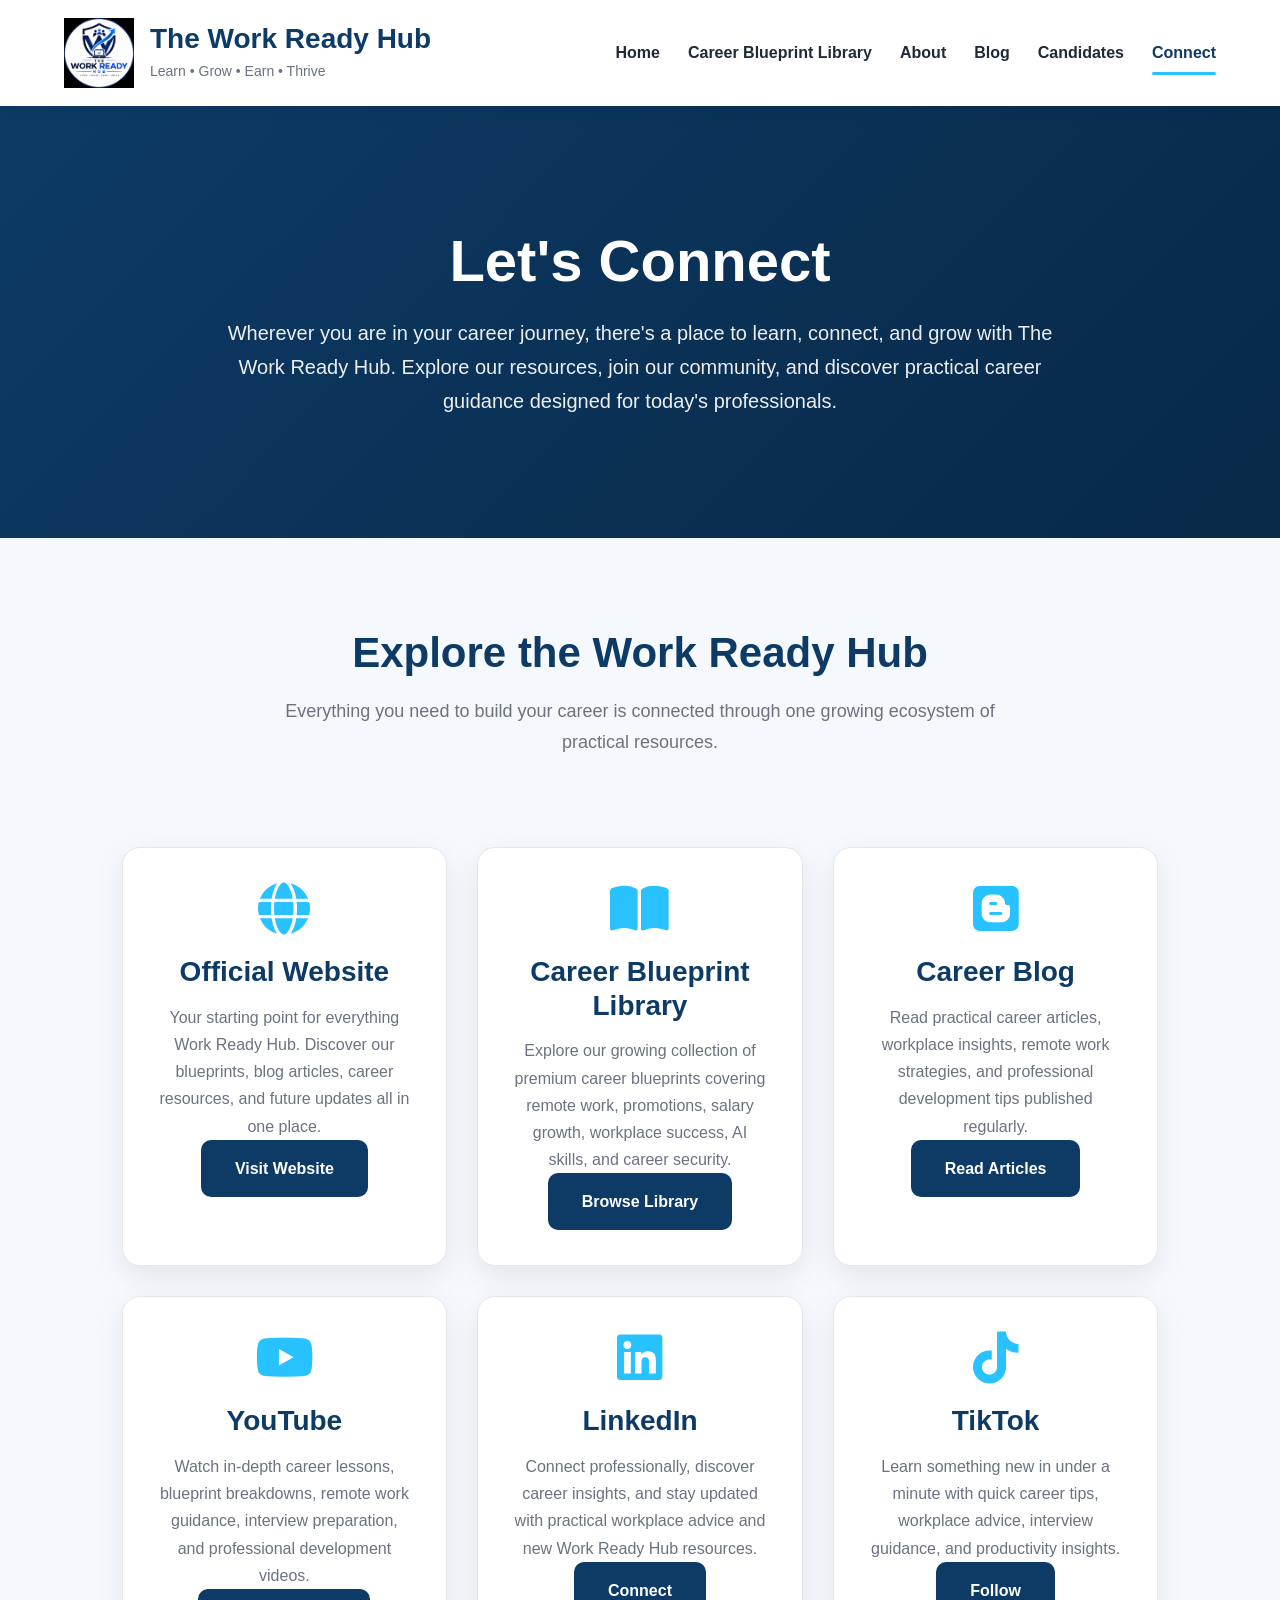
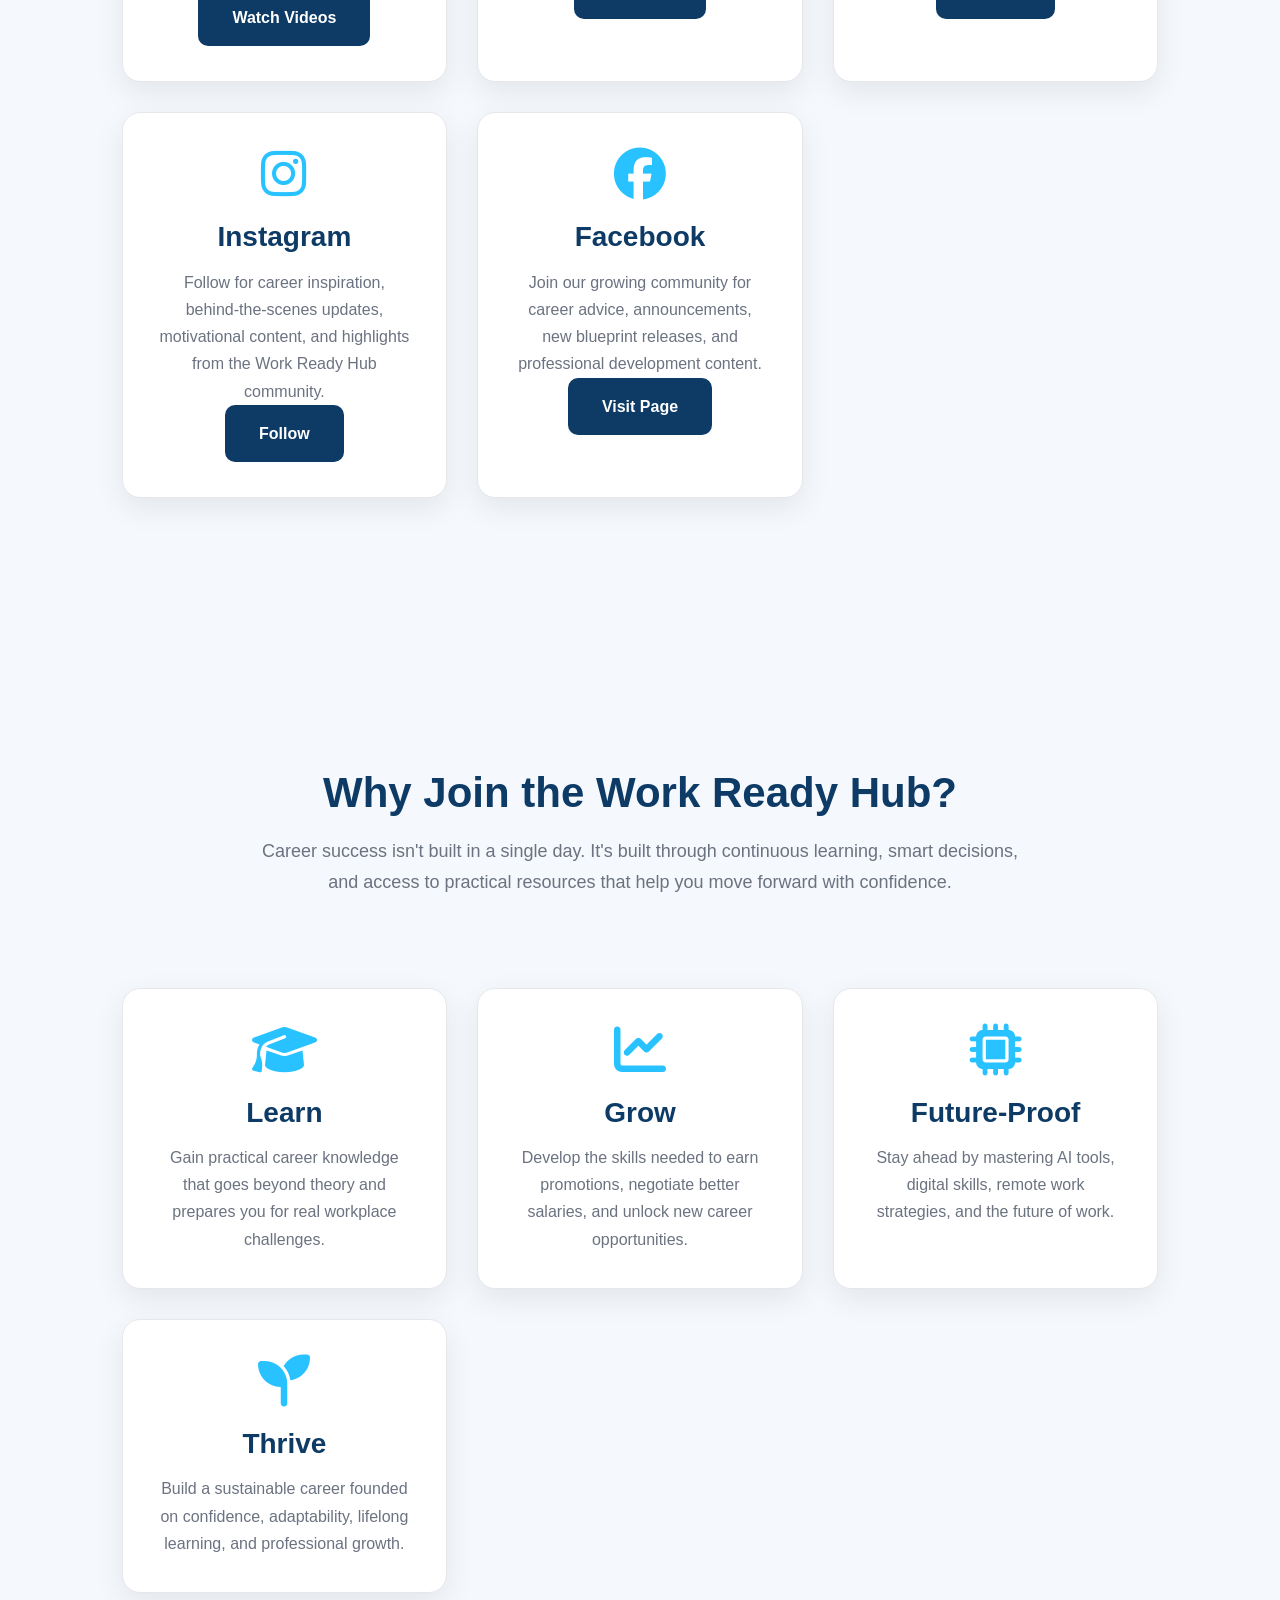
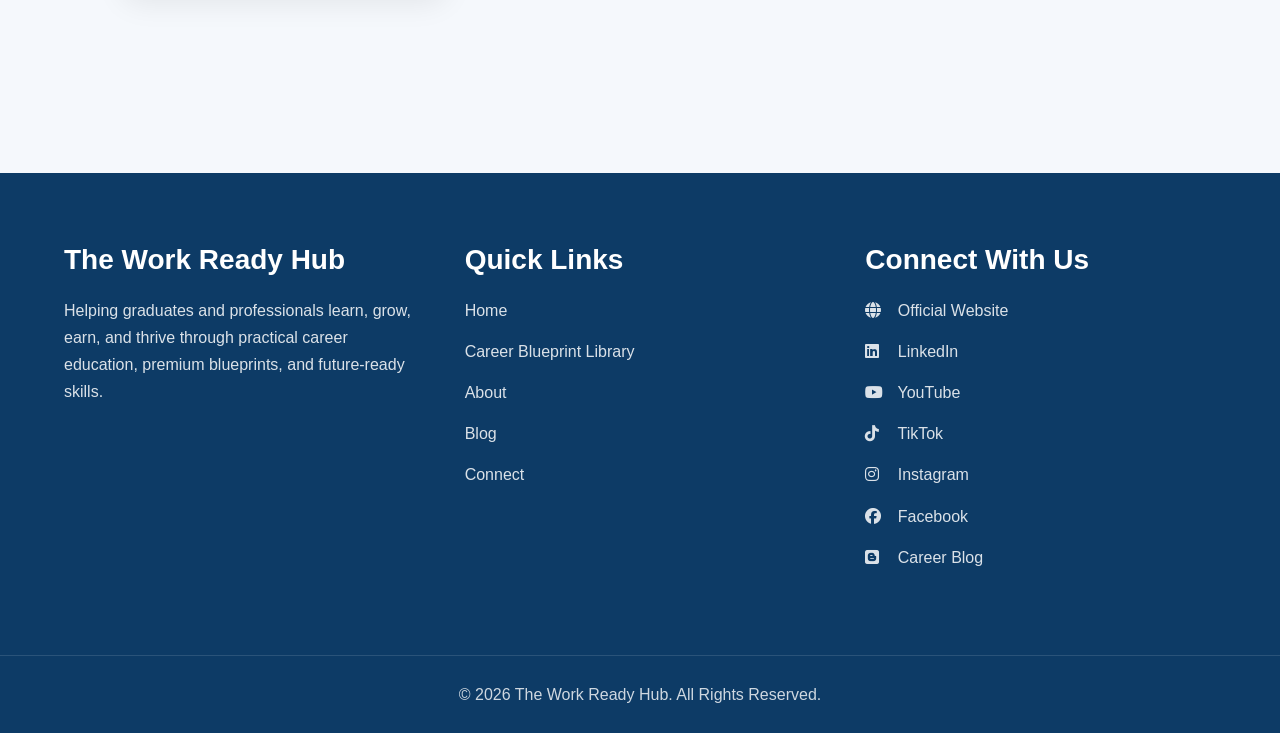
<file: contact.html>
<!DOCTYPE html>
<html lang="en">

<head>

    <meta charset="UTF-8">

    <meta name="viewport" content="width=device-width, initial-scale=1.0">

    <title>Connect | The Work Ready Hub</title>

    <meta name="description"
        content="Connect with The Work Ready Hub through our website, career blueprints, blog, YouTube, LinkedIn, TikTok, Instagram, and Facebook.">

    <link rel="stylesheet" href="css/style.css">

    <link rel="stylesheet"
        href="https://cdnjs.cloudflare.com/ajax/libs/font-awesome/6.5.2/css/all.min.css">

</head>

<body>

<!-- ==========================================
     HEADER
========================================== -->

<header>

    <div class="navbar">

        <div class="logo">

            <a href="index.html">

                <img src="Images/logo.png"
                    alt="The Work Ready Hub Logo">

            </a>

            <div>

                <h2>The Work Ready Hub</h2>

                <p>Learn • Grow • Earn • Thrive</p>

            </div>

        </div>

        <nav>

            <a href="index.html">Home</a>

            <a href="resources.html">Career Blueprint Library</a>

            <a href="about.html">About</a>

            <a href="blog.html">Blog</a>

            <a href="candidates.html">Candidates</a>

            <a href="contact.html" class="active">Connect</a>

        </nav>

    </div>

</header>

<!-- ==========================================
     HERO
========================================== -->

<section class="hero">

    <div class="container">

        <h1>

            Let's Connect

        </h1>

        <p>

            Wherever you are in your career journey, there's a place to learn,
            connect, and grow with The Work Ready Hub. Explore our resources,
            join our community, and discover practical career guidance designed
            for today's professionals.

        </p>

    </div>

</section>

<!-- ==========================================
     WORK READY HUB ECOSYSTEM
========================================== -->

<section>

    <div class="container">

        <h2 class="section-title">

            Explore the Work Ready Hub

        </h2>

        <p class="section-subtitle">

            Everything you need to build your career is connected through one growing ecosystem of practical resources.

        </p>

        <div class="grid">
            <!-- ==========================================
     OFFICIAL WEBSITE
========================================== -->

<div class="card">

    <i class="fas fa-globe"></i>

    <h3>Official Website</h3>

    <p>

        Your starting point for everything Work Ready Hub. Discover our
        blueprints, blog articles, career resources, and future updates all
        in one place.

    </p>

    <a class="button"
       href="https://blueletica.github.io/the-work-ready-hub/"
       target="_blank">

        Visit Website

    </a>

</div>

<!-- ==========================================
     BLUEPRINT LIBRARY
========================================== -->

<div class="card">

    <i class="fas fa-book-open"></i>

    <h3>Career Blueprint Library</h3>

    <p>

        Explore our growing collection of premium career blueprints covering
        remote work, promotions, salary growth, workplace success,
        AI skills, and career security.

    </p>

    <a class="button"
       href="resources.html">

        Browse Library

    </a>

</div>

<!-- ==========================================
     CAREER BLOG
========================================== -->

<div class="card">

    <i class="fab fa-blogger"></i>

    <h3>Career Blog</h3>

    <p>

        Read practical career articles, workplace insights, remote work
        strategies, and professional development tips published regularly.

    </p>

    <a class="button"
       href="https://remoteinsights.blogspot.com/"
       target="_blank">

        Read Articles

    </a>

</div>

<!-- ==========================================
     YOUTUBE
========================================== -->

<div class="card">

    <i class="fab fa-youtube"></i>

    <h3>YouTube</h3>

    <p>

        Watch in-depth career lessons, blueprint breakdowns, remote work
        guidance, interview preparation, and professional development videos.

    </p>

    <a class="button"
       href="https://youtube.com/@workreadyhub?si=gj5G-t7t1hKADA_G"
       target="_blank">

        Watch Videos

    </a>

</div>

<!-- ==========================================
     LINKEDIN
========================================== -->

<div class="card">

    <i class="fab fa-linkedin"></i>

    <h3>LinkedIn</h3>

    <p>

        Connect professionally, discover career insights, and stay updated
        with practical workplace advice and new Work Ready Hub resources.

    </p>

    <a class="button"
       href="https://www.linkedin.com/in/bahati-mulishi-ngakani-0947612ab/"
       target="_blank">

        Connect

    </a>

</div>

<!-- ==========================================
     TIKTOK
========================================== -->

<div class="card">

    <i class="fab fa-tiktok"></i>

    <h3>TikTok</h3>

    <p>

        Learn something new in under a minute with quick career tips,
        workplace advice, interview guidance, and productivity insights.

    </p>

    <a class="button"
       href="https://www.tiktok.com/@workready0"
       target="_blank">

        Follow

    </a>

</div>

<!-- ==========================================
     INSTAGRAM
========================================== -->

<div class="card">

    <i class="fab fa-instagram"></i>

    <h3>Instagram</h3>

    <p>

        Follow for career inspiration, behind-the-scenes updates,
        motivational content, and highlights from the Work Ready Hub community.

    </p>

    <a class="button"
       href="https://www.instagram.com/work_ready_hub/"
       target="_blank">

        Follow

    </a>

</div>

<!-- ==========================================
     FACEBOOK
========================================== -->

<div class="card">

    <i class="fab fa-facebook"></i>

    <h3>Facebook</h3>

    <p>

        Join our growing community for career advice, announcements,
        new blueprint releases, and professional development content.

    </p>

    <a class="button"
       href="https://www.facebook.com/profile.php?id=61587493340198"
       target="_blank">

        Visit Page

    </a>

</div>

</div>

</div>

</section>

<!-- ==========================================
     WHY JOIN THE WORK READY HUB
========================================== -->

<section>

    <div class="container">

        <h2 class="section-title">

            Why Join the Work Ready Hub?

        </h2>

        <p class="section-subtitle">

            Career success isn't built in a single day. It's built through
            continuous learning, smart decisions, and access to practical
            resources that help you move forward with confidence.

        </p>

        <div class="grid">

            <div class="card">

                <i class="fas fa-graduation-cap"></i>

                <h3>Learn</h3>

                <p>

                    Gain practical career knowledge that goes beyond theory and
                    prepares you for real workplace challenges.

                </p>

            </div>

            <div class="card">

                <i class="fas fa-chart-line"></i>

                <h3>Grow</h3>

                <p>

                    Develop the skills needed to earn promotions, negotiate
                    better salaries, and unlock new career opportunities.

                </p>

            </div>

            <div class="card">

                <i class="fas fa-microchip"></i>

                <h3>Future-Proof</h3>

                <p>

                    Stay ahead by mastering AI tools, digital skills,
                    remote work strategies, and the future of work.

                </p>

            </div>

            <div class="card">

                <i class="fas fa-seedling"></i>

                <h3>Thrive</h3>

                <p>

                    Build a sustainable career founded on confidence,
                    adaptability, lifelong learning, and professional growth.

                </p>

            </div>

        </div>

    </div>

</section>

<!-- ==========================================
     FOOTER
========================================== -->

<footer>
        <div class="footer-container">

        <div>

            <h3>The Work Ready Hub</h3>

            <p>

                Helping graduates and professionals learn, grow, earn, and
                thrive through practical career education, premium blueprints,
                and future-ready skills.

            </p>

        </div>

        <div>

            <h3>Quick Links</h3>

            <a href="index.html">Home</a>

            <a href="resources.html">Career Blueprint Library</a>

            <a href="about.html">About</a>

            <a href="blog.html">Blog</a>

            <a href="contact.html">Connect</a>

        </div>

        <div>

            <h3>Connect With Us</h3>

            <a href="https://blueletica.github.io/the-work-ready-hub/" target="_blank">

                <i class="fas fa-globe"></i> Official Website

            </a>

            <a href="https://www.linkedin.com/in/bahati-mulishi-ngakani-0947612ab/" target="_blank">

                <i class="fab fa-linkedin"></i> LinkedIn

            </a>

            <a href="https://youtube.com/@workreadyhub?si=gj5G-t7t1hKADA_G" target="_blank">

                <i class="fab fa-youtube"></i> YouTube

            </a>

            <a href="https://www.tiktok.com/@workready0" target="_blank">

                <i class="fab fa-tiktok"></i> TikTok

            </a>

            <a href="https://www.instagram.com/work_ready_hub/" target="_blank">

                <i class="fab fa-instagram"></i> Instagram

            </a>

            <a href="https://www.facebook.com/profile.php?id=61587493340198" target="_blank">

                <i class="fab fa-facebook"></i> Facebook

            </a>

            <a href="https://remoteinsights.blogspot.com/" target="_blank">

                <i class="fab fa-blogger"></i> Career Blog

            </a>

        </div>

    </div>

    <div class="footer-bottom">

        <p>

            © 2026 The Work Ready Hub. All Rights Reserved.

        </p>

    </div>

</footer>

</body>

</html>
</file>
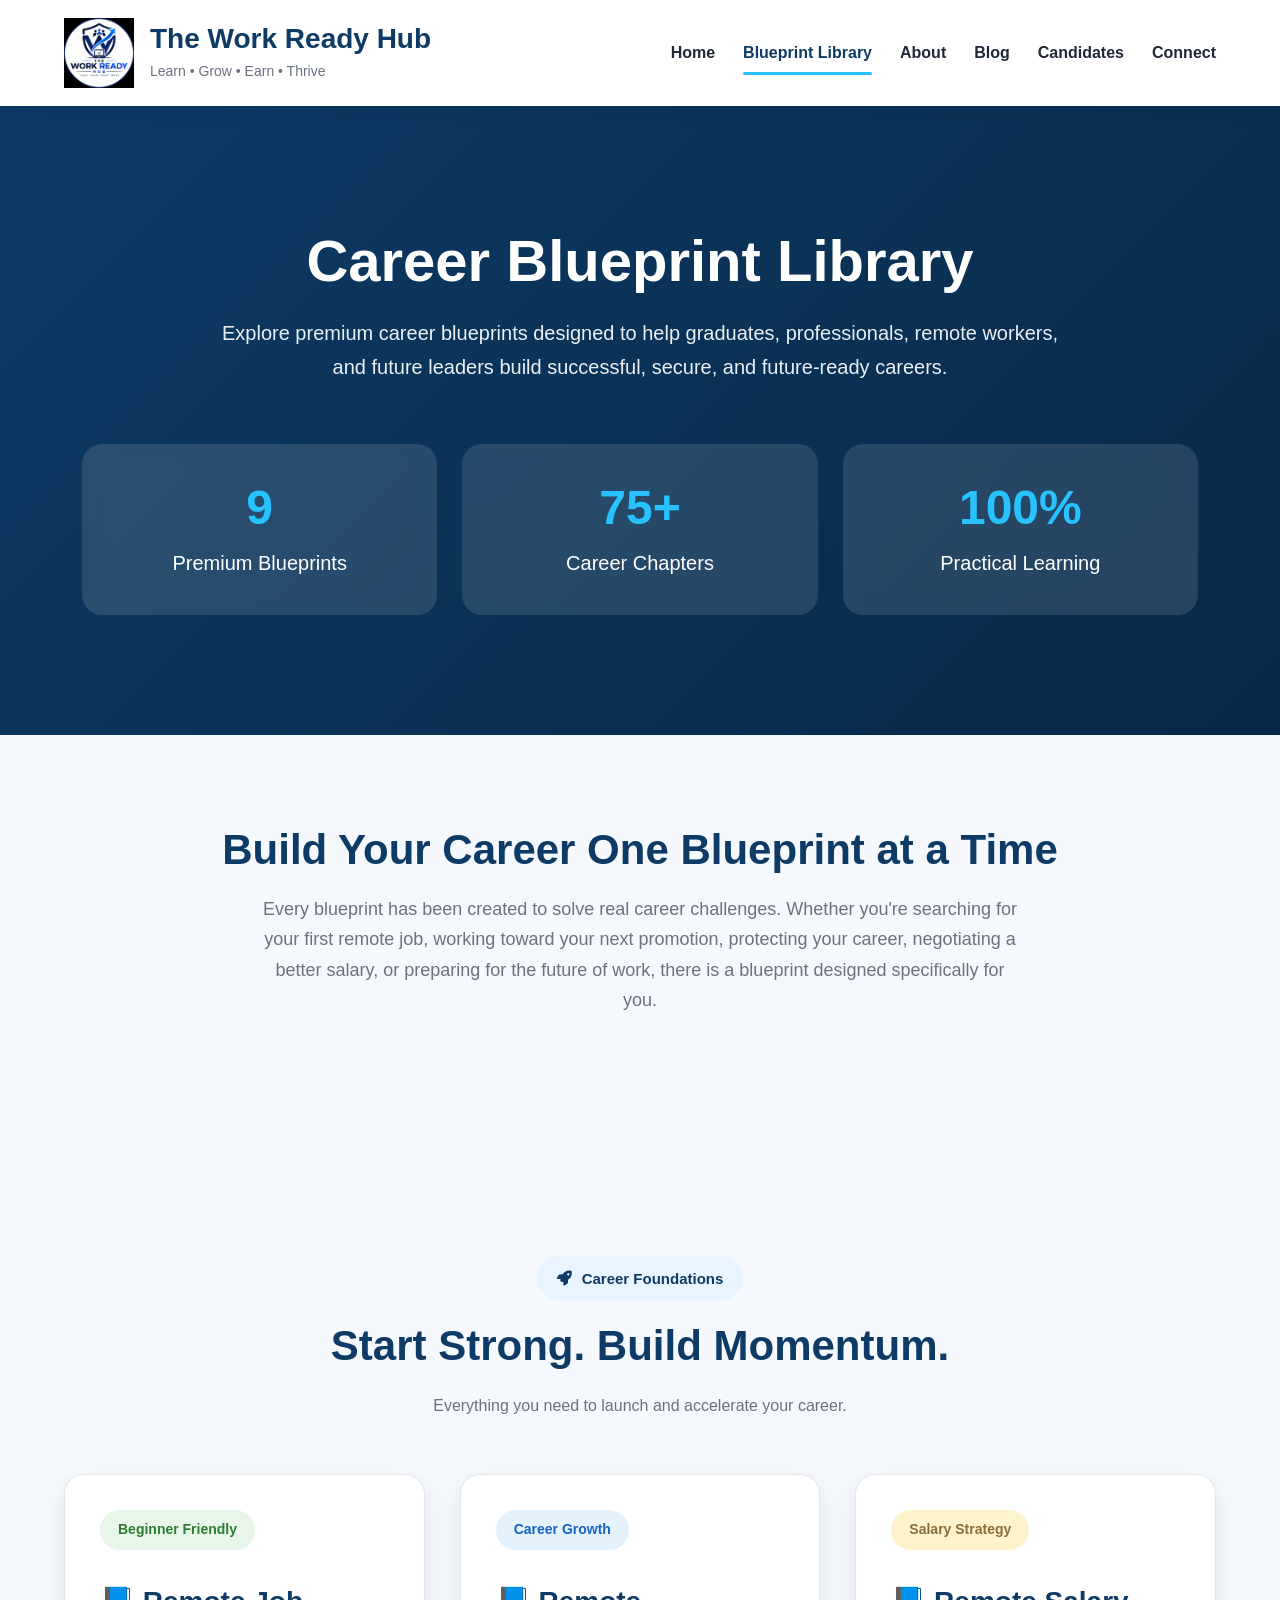
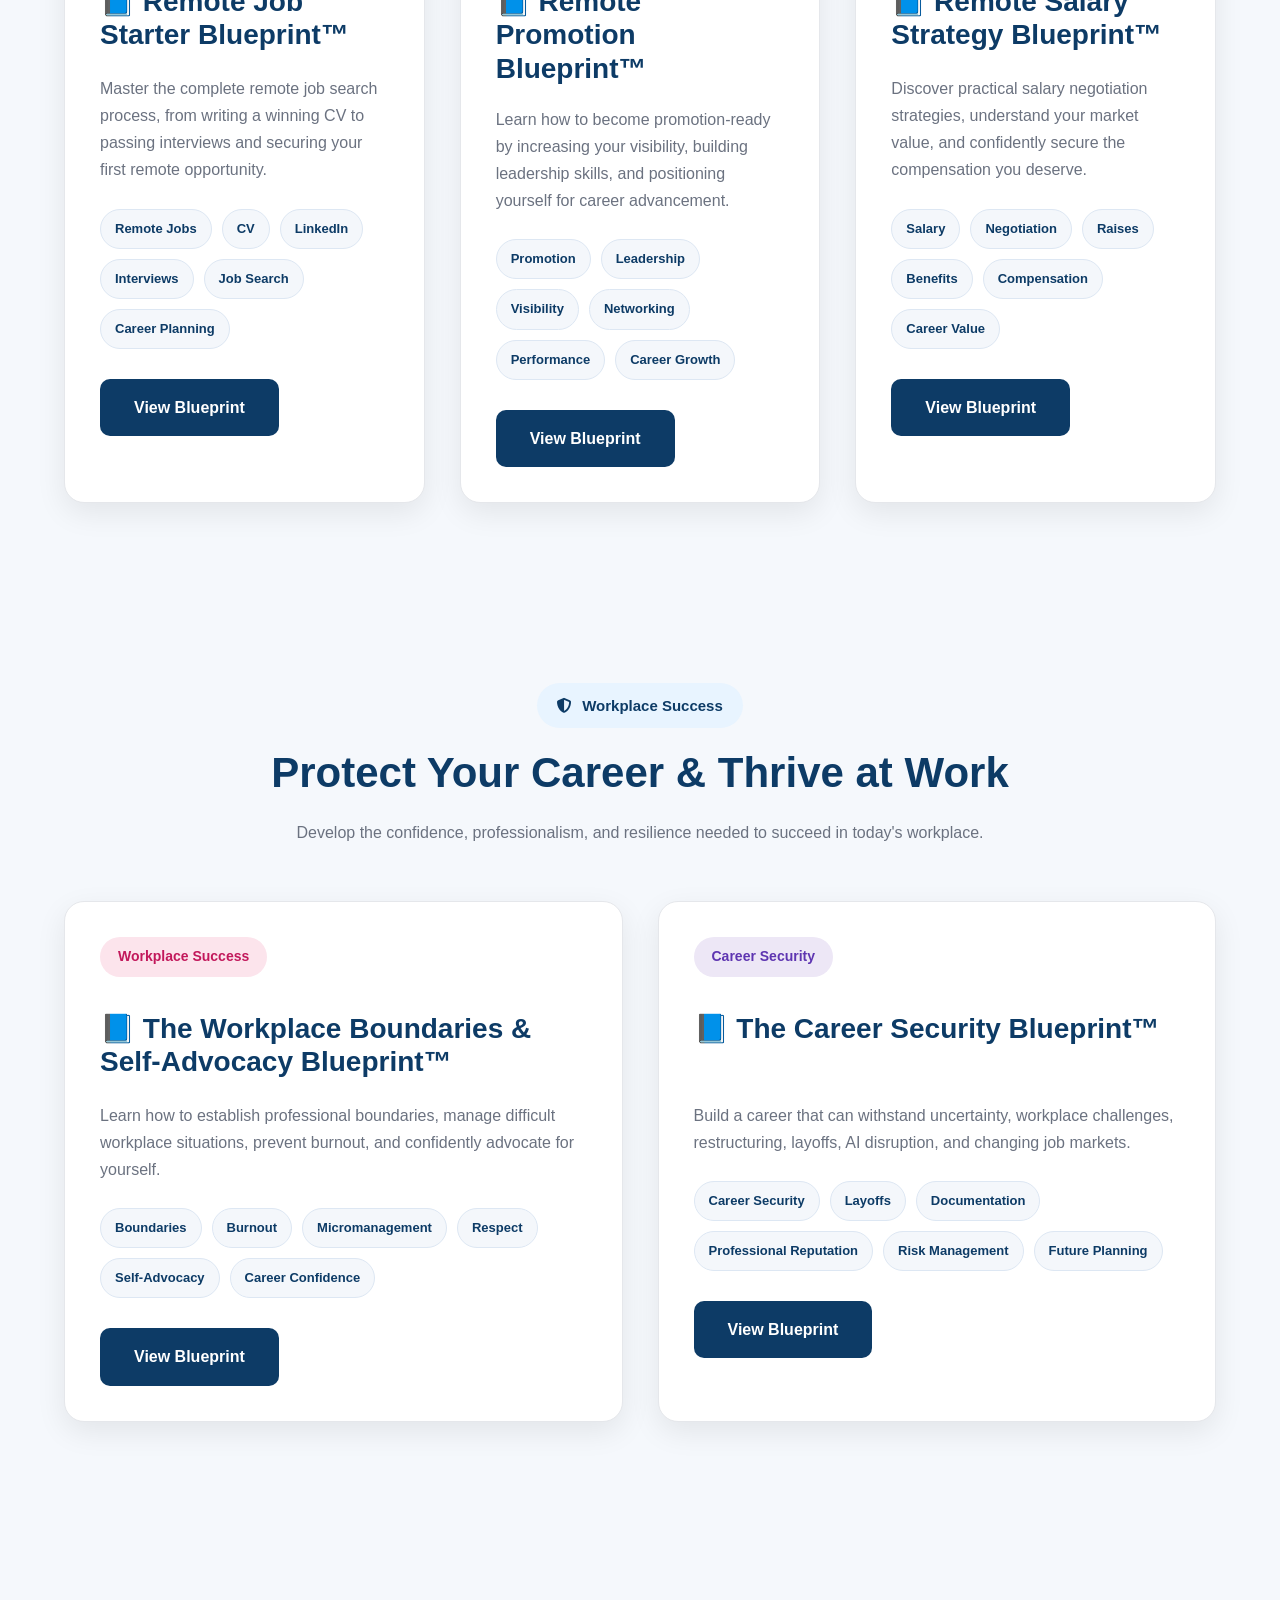
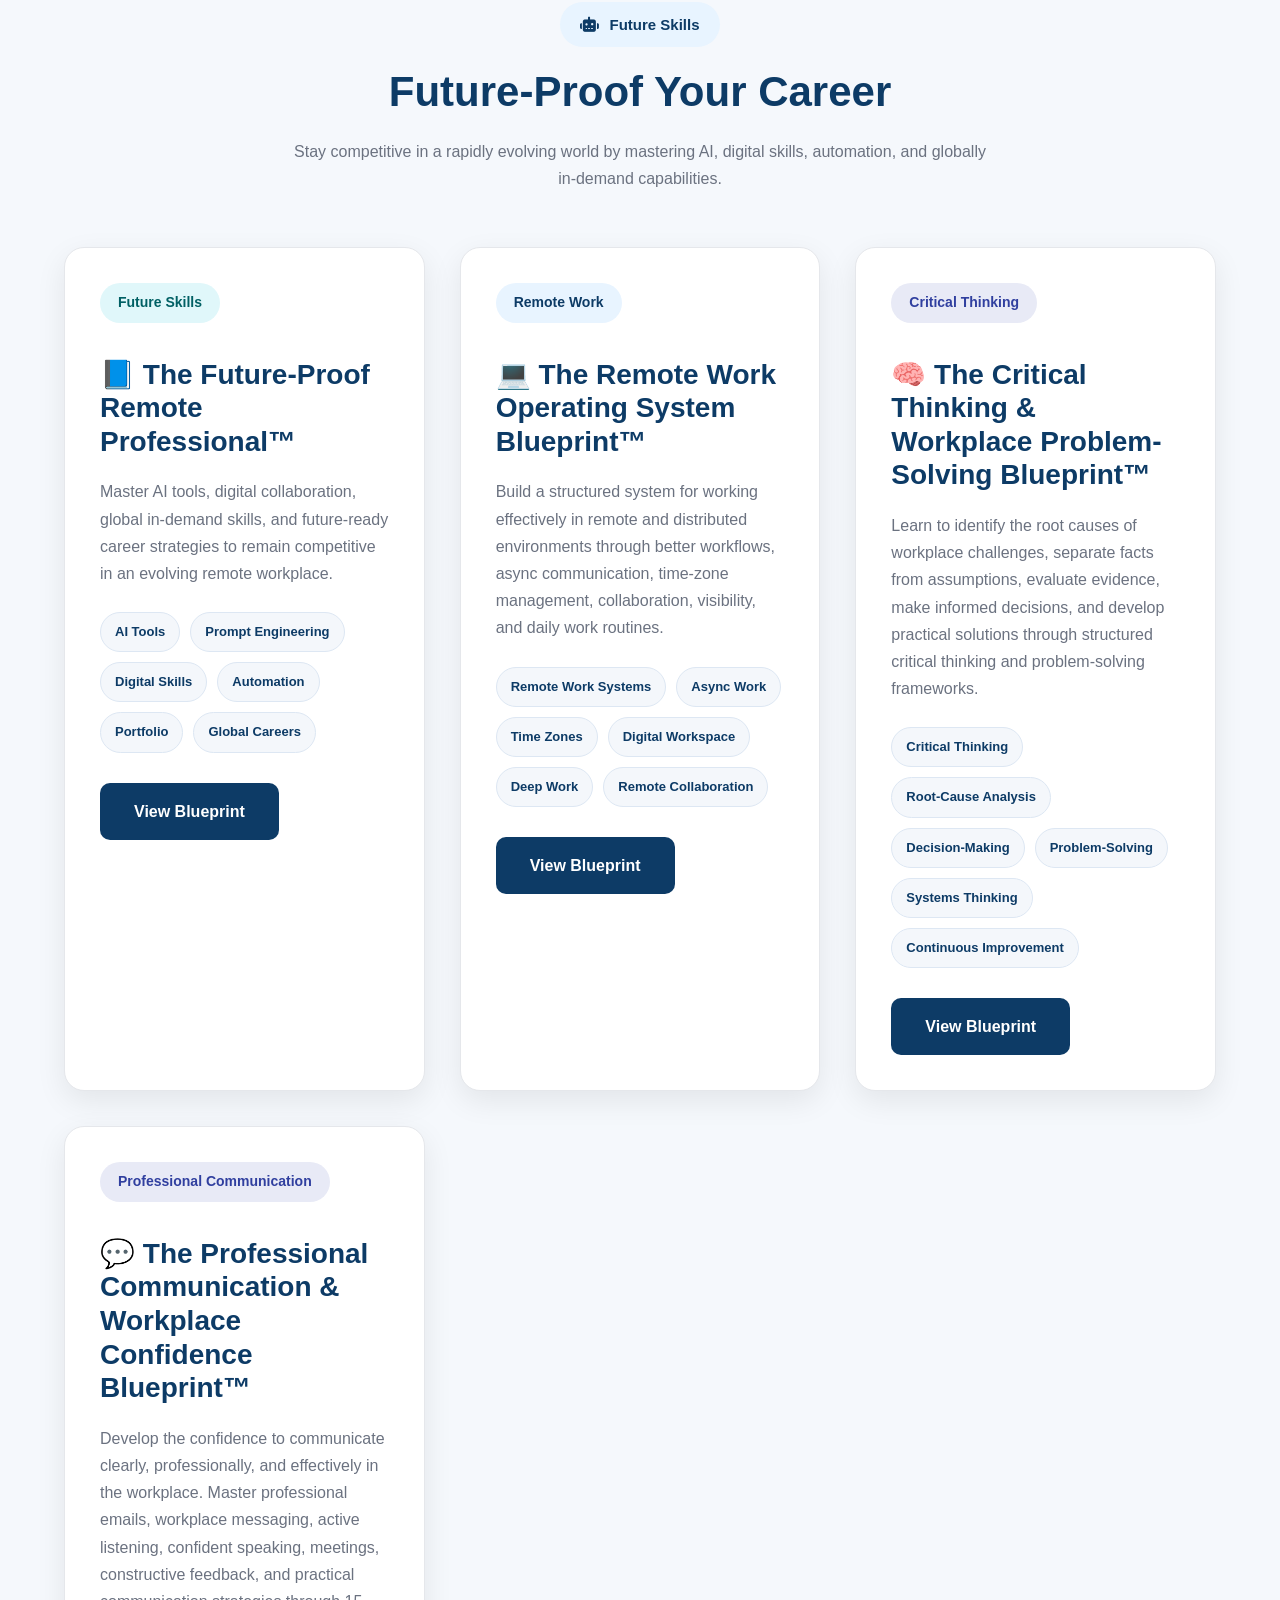
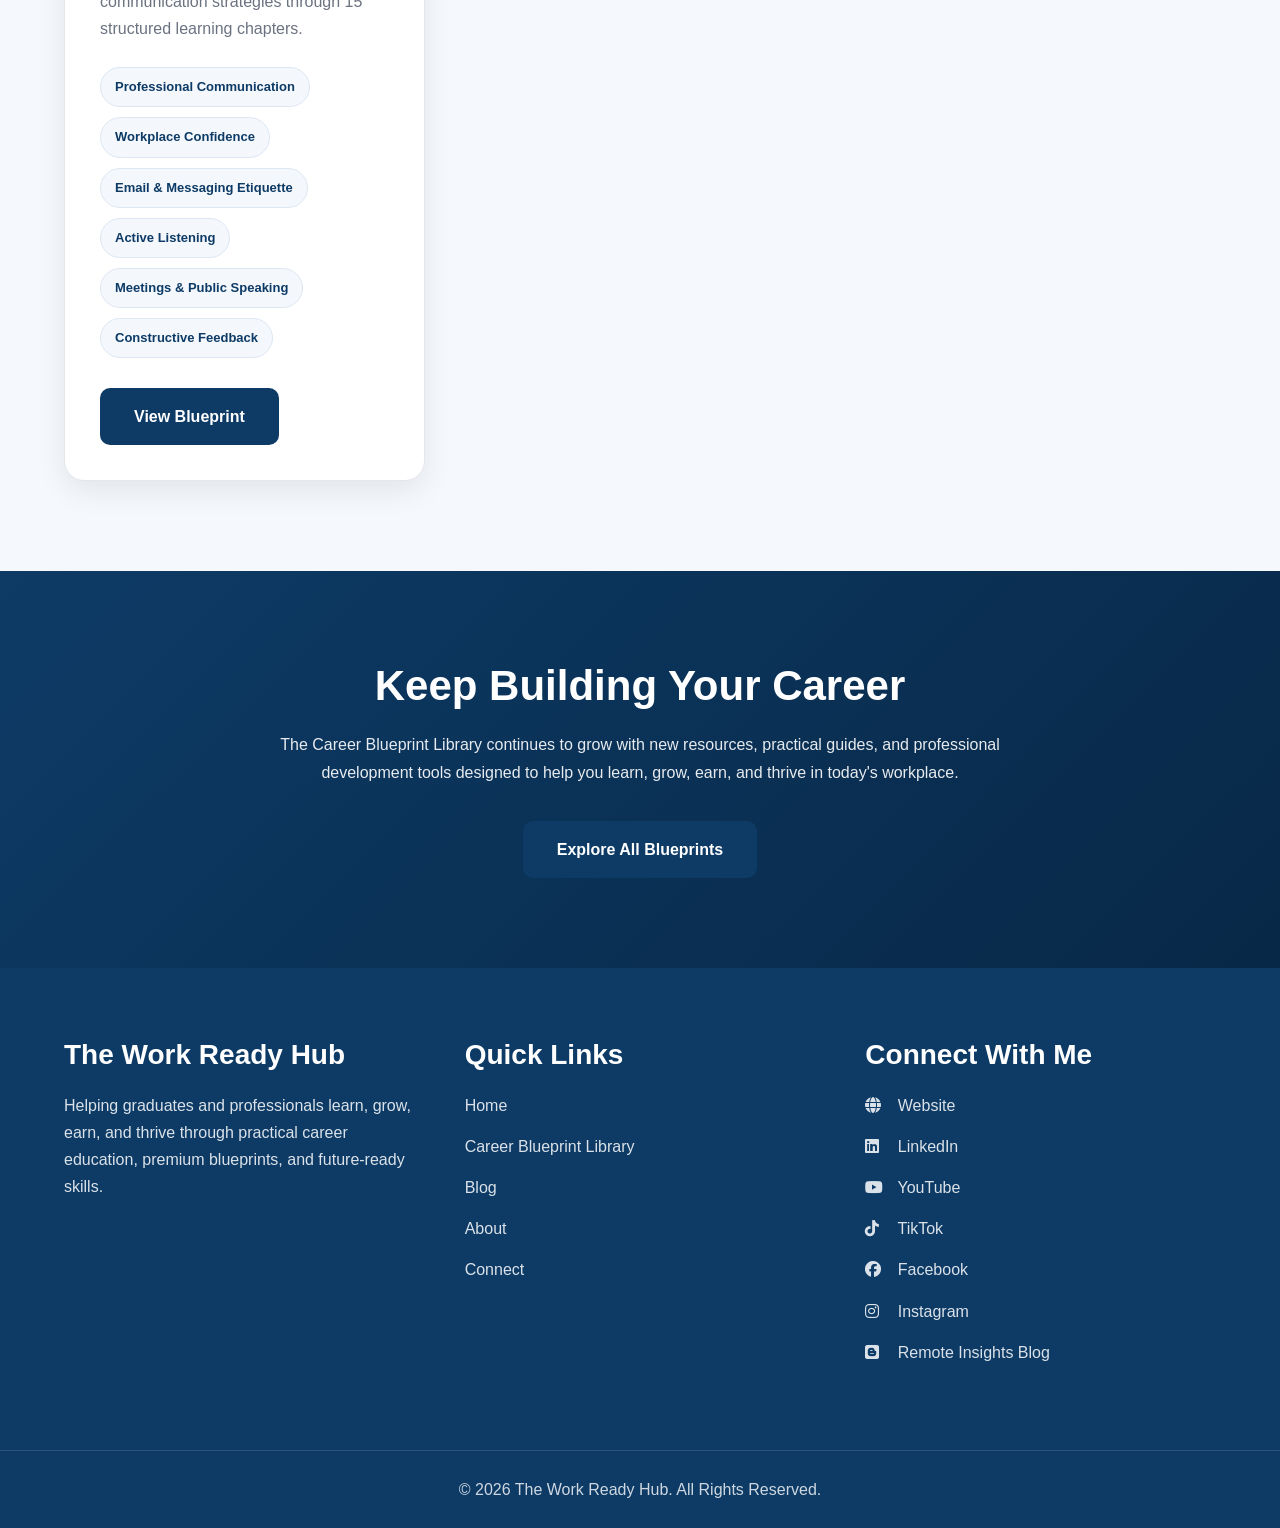
<file: resources.html>
<!DOCTYPE html>
<html lang="en">

<head>

<meta charset="UTF-8">

<meta name="viewport" content="width=device-width, initial-scale=1.0">

<title>Career Blueprint Library | The Work Ready Hub</title>

<link rel="stylesheet" href="css/style.css">

<link rel="stylesheet"
href="https://cdnjs.cloudflare.com/ajax/libs/font-awesome/6.5.2/css/all.min.css">

</head>

<body>

<!-- ===========================
HEADER
=========================== -->

<header>

<div class="navbar">

<div class="logo">

<a href="index.html">
<img src="Images/logo.png" alt="The Work Ready Hub Logo">
</a>

<div>

<h2>The Work Ready Hub</h2>

<p>Learn • Grow • Earn • Thrive</p>

</div>

</div>

<nav>

<a href="index.html">Home</a>

<a href="resources.html" class="active">Blueprint Library</a>

<a href="about.html">About</a>

<a href="blog.html">Blog</a>

<a href="candidates.html">Candidates</a>
    
<a href="contact.html">Connect</a>

</nav>

</div>

</header>

<!-- ===========================
HERO
=========================== -->

<section class="library-hero">

<div class="container">

<h1>Career Blueprint Library</h1>

<p>

Explore premium career blueprints designed to help graduates,
professionals, remote workers, and future leaders build successful,
secure, and future-ready careers.

</p>

<div class="library-stats">

<div class="stat-card">

<h2> 9 </h2>

<p>Premium Blueprints</p>

</div>

<div class="stat-card">

<h2> 75+ </h2>

<p>Career Chapters</p>

</div>

<div class="stat-card">

<h2>100%</h2>

<p>Practical Learning</p>

</div>

</div>

</div>

</section>

<!-- ===========================
INTRODUCTION
=========================== -->

<section class="library-intro">

<div class="container">

<h2 class="section-title">

Build Your Career One Blueprint at a Time

</h2>

<p class="section-subtitle">

Every blueprint has been created to solve real career challenges.

Whether you're searching for your first remote job,
working toward your next promotion,
protecting your career,
negotiating a better salary,
or preparing for the future of work,
there is a blueprint designed specifically for you.

</p>

</div>

</section>

<!-- ===========================
CAREER FOUNDATIONS
=========================== -->

<section class="library-section">

<div class="container">

<div class="category-heading">

<span class="category-badge">

<i class="fas fa-rocket"></i>

Career Foundations

</span>

<h2>

Start Strong. Build Momentum.

</h2>

<p>

Everything you need to launch and accelerate your career.

</p>

</div>

<div class="library-grid">
    <!-- ===========================
REMOTE JOB STARTER
=========================== -->

<div class="library-card">

<div class="library-label beginner">

Beginner Friendly

</div>

<h3>📘 Remote Job Starter Blueprint™</h3>

<p>

Master the complete remote job search process, from writing a winning CV
to passing interviews and securing your first remote opportunity.

</p>

<div class="topic-tags">

<span>Remote Jobs</span>

<span>CV</span>

<span>LinkedIn</span>

<span>Interviews</span>

<span>Job Search</span>

<span>Career Planning</span>

</div>

<a href="https://payhip.com/b/l4fEo"
target="_blank"
class="button">

View Blueprint

</a>

</div>

<!-- ===========================
REMOTE PROMOTION
=========================== -->

<div class="library-card">

<div class="library-label growth">

Career Growth

</div>

<h3>📘 Remote Promotion Blueprint™</h3>

<p>

Learn how to become promotion-ready by increasing your visibility,
building leadership skills, and positioning yourself for career advancement.

</p>

<div class="topic-tags">

<span>Promotion</span>

<span>Leadership</span>

<span>Visibility</span>

<span>Networking</span>

<span>Performance</span>

<span>Career Growth</span>

</div>

<a href="https://payhip.com/b/bCJD0"
target="_blank"
class="button">

View Blueprint

</a>

</div>

<!-- ===========================
REMOTE SALARY STRATEGY
=========================== -->

<div class="library-card">

<div class="library-label salary">

Salary Strategy

</div>

<h3>📘 Remote Salary Strategy Blueprint™</h3>

<p>

Discover practical salary negotiation strategies, understand your market
value, and confidently secure the compensation you deserve.

</p>

<div class="topic-tags">

<span>Salary</span>

<span>Negotiation</span>

<span>Raises</span>

<span>Benefits</span>

<span>Compensation</span>

<span>Career Value</span>

</div>

<a href="https://payhip.com/b/G5NNm"
target="_blank"
class="button">

View Blueprint

</a>

</div>

</div>

</div>

</section>

<!-- ===========================
WORKPLACE SUCCESS
=========================== -->

<section class="library-section">

<div class="container">

<div class="category-heading">

<span class="category-badge">

<i class="fas fa-shield-alt"></i>

Workplace Success

</span>

<h2>

Protect Your Career & Thrive at Work

</h2>

<p>

Develop the confidence, professionalism, and resilience needed to succeed
in today's workplace.

</p>

</div>

<div class="library-grid">
    <!-- ===========================
WORKPLACE BOUNDARIES
=========================== -->

<div class="library-card">

<div class="library-label workplace">

Workplace Success

</div>

<h3>📘 The Workplace Boundaries & Self-Advocacy Blueprint™</h3>

<p>

Learn how to establish professional boundaries, manage difficult workplace
situations, prevent burnout, and confidently advocate for yourself.

</p>

<div class="topic-tags">

<span>Boundaries</span>

<span>Burnout</span>

<span>Micromanagement</span>

<span>Respect</span>

<span>Self-Advocacy</span>

<span>Career Confidence</span>

</div>

<a href="https://payhip.com/b/jl88V"
target="_blank"
class="button">

View Blueprint

</a>

</div>

<!-- ===========================
CAREER SECURITY
=========================== -->

<div class="library-card">

<div class="library-label security">

Career Security

</div>

<h3>📘 The Career Security Blueprint™</h3>

<p>

Build a career that can withstand uncertainty, workplace challenges,
restructuring, layoffs, AI disruption, and changing job markets.

</p>

<div class="topic-tags">

<span>Career Security</span>

<span>Layoffs</span>

<span>Documentation</span>

<span>Professional Reputation</span>

<span>Risk Management</span>

<span>Future Planning</span>

</div>

<a href="https://payhip.com/b/vXDmZ"
target="_blank"
class="button">

View Blueprint

</a>

</div>

</div>

</div>

</section>

<!-- ===========================
FUTURE SKILLS
=========================== -->

<section class="library-section">

<div class="container">

<div class="category-heading">

<span class="category-badge">

<i class="fas fa-robot"></i>

Future Skills

</span>

<h2>

Future-Proof Your Career

</h2>

<p>

Stay competitive in a rapidly evolving world by mastering AI,
digital skills, automation, and globally in-demand capabilities.

</p>

</div>

<div class="library-grid">
    <!-- ===========================
FUTURE-PROOF REMOTE PROFESSIONAL
=========================== -->

<div class="library-card">

<div class="library-label future">

Future Skills

</div>

<h3>📘 The Future-Proof Remote Professional™</h3>

<p>

Master AI tools, digital collaboration, global in-demand skills, and
future-ready career strategies to remain competitive in an evolving
remote workplace.

</p>

<div class="topic-tags">

<span>AI Tools</span>

<span>Prompt Engineering</span>

<span>Digital Skills</span>

<span>Automation</span>

<span>Portfolio</span>

<span>Global Careers</span>

</div>

<a href="https://payhip.com/b/1mysB"
target="_blank"
class="button">

View Blueprint

</a>

</div>

<!-- ===========================
REMOTE WORK OPERATING SYSTEM
=========================== -->

<div class="library-card">

<div class="library-label remote">

Remote Work

</div>

<h3>💻 The Remote Work Operating System Blueprint™</h3>

<p>

Build a structured system for working effectively in remote and distributed
environments through better workflows, async communication, time-zone
management, collaboration, visibility, and daily work routines.

</p>

<div class="topic-tags">

<span>Remote Work Systems</span>

<span>Async Work</span>

<span>Time Zones</span>

<span>Digital Workspace</span>

<span>Deep Work</span>

<span>Remote Collaboration</span>

</div>

<a href="https://payhip.com/b/XLWu4"
target="_blank"
class="button">

View Blueprint

</a>

</div>

<!-- ===========================
CRITICAL THINKING & WORKPLACE PROBLEM-SOLVING
=========================== -->

<div class="library-card">

<div class="library-label thinking">

Critical Thinking

</div>

<h3>🧠 The Critical Thinking & Workplace Problem-Solving Blueprint™</h3>

<p>

Learn to identify the root causes of workplace challenges,
separate facts from assumptions, evaluate evidence, make
informed decisions, and develop practical solutions through
structured critical thinking and problem-solving frameworks.

</p>

<div class="topic-tags">

<span>Critical Thinking</span>

<span>Root-Cause Analysis</span>

<span>Decision-Making</span>

<span>Problem-Solving</span>

<span>Systems Thinking</span>

<span>Continuous Improvement</span>

</div>

<a href="https://payhip.com/b/Oxu9s"
target="_blank"
class="button">

View Blueprint

</a>

</div>
  
<!-- ==============================
PROFESSIONAL COMMUNICATION & WORKPLACE CONFIDENCE
============================== -->

<div class="library-card">

<div class="library-label thinking">

Professional Communication

</div>

<h3>💬 The Professional Communication &amp; Workplace Confidence Blueprint™</h3>

<p>

Develop the confidence to communicate clearly,
professionally, and effectively in the workplace.
Master professional emails, workplace messaging,
active listening, confident speaking, meetings,
constructive feedback, and practical communication
strategies through 15 structured learning chapters.

</p>

<div class="topic-tags">

<span>Professional Communication</span>

<span>Workplace Confidence</span>

<span>Email &amp; Messaging Etiquette</span>

<span>Active Listening</span>

<span>Meetings &amp; Public Speaking</span>

<span>Constructive Feedback</span>

</div>

<a href="https://payhip.com/b/coPq2"
target="_blank"
rel="noopener noreferrer"
class="button">

View Blueprint

</a>

</div>  
</div>

</div>

</section>

<!-- ===========================
CALL TO ACTION
=========================== -->

<section class="library-cta">

<div class="container">

<h2>Keep Building Your Career</h2>

<p>

The Career Blueprint Library continues to grow with new resources,
practical guides, and professional development tools designed to help
you learn, grow, earn, and thrive in today's workplace.

</p>

<a href="https://payhip.com/WorkReadyHub"
target="_blank"
class="hero-button">

Explore All Blueprints

</a>

</div>

</section>

<!-- ===========================
FOOTER
=========================== -->

<footer>

<div class="footer-container">

<div>

<h3>The Work Ready Hub</h3>

<p>

Helping graduates and professionals learn, grow, earn, and thrive through
practical career education, premium blueprints, and future-ready skills.

</p>

</div>

<div>

<h3>Quick Links</h3>

<a href="index.html">Home</a>

<a href="resources.html">Career Blueprint Library</a>

<a href="blog.html">Blog</a>

<a href="about.html">About</a>

<a href="contact.html">Connect</a>

</div>

<div>

<h3>Connect With Me</h3>

<a href="https://blueletica.github.io/the-work-ready-hub/" target="_blank">

<i class="fas fa-globe"></i>

Website

</a>

<a href="https://www.linkedin.com/in/bahati-mulishi-ngakani-0947612ab/" target="_blank">

<i class="fab fa-linkedin"></i>

LinkedIn

</a>

<a href="https://youtube.com/@workreadyhub?si=gj5G-t7t1hKADA_G" target="_blank">

<i class="fab fa-youtube"></i>

YouTube

</a>

<a href="https://www.tiktok.com/@workready0" target="_blank">

<i class="fab fa-tiktok"></i>

TikTok

</a>

<a href="https://www.facebook.com/profile.php?id=61587493340198" target="_blank">

<i class="fab fa-facebook"></i>

Facebook

</a>

<a href="https://www.instagram.com/work_ready_hub/" target="_blank">

<i class="fab fa-instagram"></i>

Instagram

</a>

<a href="https://remoteinsights.blogspot.com/" target="_blank">

<i class="fab fa-blogger"></i>

Remote Insights Blog

</a>

</div>

</div>

<div class="footer-bottom">

<p>

© 2026 The Work Ready Hub. All Rights Reserved.

</p>

</div>

</footer>

</body>

</html>
</file>
<file: css/style.css>
/* =====================================================
   THE WORK READY HUB
   Version 2.0
   Learn • Grow • Earn • Thrive
===================================================== */


/* =====================================================
   RESET
===================================================== */

*{
    margin:0;
    padding:0;
    box-sizing:border-box;
}

html{
    scroll-behavior:smooth;
}

img{
    max-width:100%;
    display:block;
}

a{
    text-decoration:none;
}

ul{
    list-style:none;
}


/* =====================================================
   ROOT VARIABLES
===================================================== */

:root{

    --primary:#0d3b66;

    --primary-dark:#082847;

    --secondary:#27c2ff;

    --secondary-dark:#11a8e6;

    --white:#ffffff;

    --light:#f5f8fc;

    --gray:#6b7280;

    --dark:#1f2937;

    --border:#e5e7eb;

    --shadow:0 10px 30px rgba(0,0,0,.08);

    --shadow-hover:0 18px 40px rgba(0,0,0,.15);

    --radius:18px;

    --transition:.3s ease;

}


/* =====================================================
   GLOBAL STYLES
===================================================== */

body{

    font-family:'Poppins',Arial,sans-serif;

    background:var(--light);

    color:var(--dark);

    line-height:1.7;

    font-size:16px;

}


/* =====================================================
   TYPOGRAPHY
===================================================== */

h1,
h2,
h3,
h4,
h5,
h6{

    color:var(--primary);

    line-height:1.2;

    font-weight:700;

}

h1{

    font-size:58px;

}

h2{

    font-size:42px;

}

h3{

    font-size:28px;

}

p{

    color:var(--gray);

    margin-bottom:18px;

}


/* =====================================================
   LAYOUT
===================================================== */

.container{

    width:90%;

    max-width:1200px;

    margin:auto;

}

section{

    padding:90px 0;

}


/* =====================================================
   REUSABLE BUTTONS
===================================================== */

.button,
.btn,
.hero-button{

    display:inline-block;

    background:var(--primary);

    color:var(--white);

    padding:15px 34px;

    border-radius:10px;

    font-weight:600;

    transition:var(--transition);

}

.button:hover,
.btn:hover,
.hero-button:hover{

    background:var(--secondary);

    transform:translateY(-3px);

}


/* =====================================================
   REUSABLE TITLES
===================================================== */

.section-title{

    text-align:center;

    margin-bottom:18px;

}

.section-subtitle{

    max-width:760px;

    margin:0 auto 60px;

    text-align:center;

    font-size:18px;

}

/* =====================================================
   HEADER
===================================================== */

header{

    position:sticky;

    top:0;

    left:0;

    width:100%;

    background:var(--white);

    box-shadow:0 3px 15px rgba(0,0,0,.08);

    z-index:1000;

}


/* =====================================================
   NAVBAR
===================================================== */

.navbar{

    width:90%;

    max-width:1200px;

    margin:auto;

    display:flex;

    justify-content:space-between;

    align-items:center;

    padding:18px 0;

}


/* =====================================================
   LOGO
===================================================== */

.logo{

    display:flex;

    align-items:center;

    gap:16px;

}

.logo img{

    width:70px;

    height:auto;

}

.logo h2{

    font-size:28px;

    color:var(--primary);

    margin-bottom:4px;

}

.logo p{

    font-size:14px;

    color:var(--gray);

    margin:0;

}


/* =====================================================
   NAVIGATION
===================================================== */

nav{

    display:flex;

    align-items:center;

    gap:28px;

}

nav a{

    color:var(--dark);

    font-weight:600;

    position:relative;

    transition:var(--transition);

}

nav a:hover{

    color:var(--secondary);

}


/* =====================================================
   ACTIVE LINK
===================================================== */

nav a.active{

    color:var(--primary);

}

nav a.active::after{

    content:"";

    position:absolute;

    left:0;

    bottom:-8px;

    width:100%;

    height:3px;

    background:var(--secondary);

    border-radius:10px;

}

nav a:hover::after{

    content:"";

    position:absolute;

    left:0;

    bottom:-8px;

    width:100%;

    height:3px;

    background:var(--secondary);

    border-radius:10px;

}


/* =====================================================
   PAGE HERO (Shared)
===================================================== */

.hero,
.library-hero{

    background:linear-gradient(135deg,var(--primary),var(--primary-dark));

    color:var(--white);

    text-align:center;

    padding:120px 20px;

}

.hero h1,
.library-hero h1{

    color:var(--white);

    margin-bottom:20px;

}

.hero p,
.library-hero p{

    color:rgba(255,255,255,.92);

    max-width:850px;

    margin:auto;

    font-size:20px;

}

/* =====================================================
   HOMEPAGE FEATURE GRID
===================================================== */

.grid{

    display:grid;

    grid-template-columns:repeat(auto-fit,minmax(260px,1fr));

    gap:30px;

    width:90%;

    max-width:1200px;

    margin:90px auto;

}


/* =====================================================
   STANDARD CARD
===================================================== */

.card{

    background:var(--white);

    padding:35px;

    border-radius:var(--radius);

    box-shadow:var(--shadow);

    text-align:center;

    transition:var(--transition);

    border:1px solid var(--border);

}

.card:hover{

    transform:translateY(-10px);

    box-shadow:var(--shadow-hover);

}

.card i{

    font-size:52px;

    color:var(--secondary);

    margin-bottom:20px;

}

.card h3{

    margin-bottom:15px;

    color:var(--primary);

}

.card p{

    margin-bottom:0;

}


/* =====================================================
   FEATURE CARDS
===================================================== */

.features{

    display:grid;

    grid-template-columns:repeat(auto-fit,minmax(260px,1fr));

    gap:30px;

}

.feature-card{

    background:var(--white);

    border-radius:var(--radius);

    padding:35px;

    text-align:center;

    box-shadow:var(--shadow);

    border:1px solid var(--border);

    transition:var(--transition);

}

.feature-card:hover{

    transform:translateY(-10px);

    box-shadow:var(--shadow-hover);

}

.feature-card i{

    font-size:52px;

    color:var(--secondary);

    margin-bottom:20px;

}

.feature-card h3{

    margin-bottom:18px;

}

.feature-card p{

    margin-bottom:0;

}


/* =====================================================
   SHARED GRID LAYOUTS
===================================================== */

.resource-grid,
.blog-grid,
.library-grid{

    display:grid;

    grid-template-columns:repeat(auto-fit,minmax(320px,1fr));

    gap:35px;

}


/* =====================================================
   SHARED CONTENT CARDS
===================================================== */

.resource-card,
.blog-card{

    background:var(--white);

    border-radius:var(--radius);

    box-shadow:var(--shadow);

    border:1px solid var(--border);

    overflow:hidden;

    transition:var(--transition);

}

.resource-card:hover,
.blog-card:hover{

    transform:translateY(-8px);

    box-shadow:var(--shadow-hover);

}

.resource-card,
.blog-content{

    padding:35px;

}

.resource-card h3,
.blog-content h3{

    margin-bottom:18px;

}

.resource-card p,
.blog-content p{

    margin-bottom:25px;

}

/* =====================================================
   CAREER BLUEPRINT LIBRARY
===================================================== */


/* HERO */

.library-hero{

    background:linear-gradient(135deg,var(--primary),var(--primary-dark));

    color:var(--white);

    text-align:center;

    padding:120px 20px;

}

.library-hero h1{

    color:var(--white);

    margin-bottom:20px;

}

.library-hero p{

    color:rgba(255,255,255,.92);

    max-width:850px;

    margin:auto;

    font-size:20px;

}


/* =====================================================
   LIBRARY STATS
===================================================== */

.library-stats{

    display:grid;

    grid-template-columns:repeat(auto-fit,minmax(220px,1fr));

    gap:25px;

    margin-top:60px;

}

.stat-card{

    background:rgba(255,255,255,.12);

    border-radius:20px;

    padding:35px;

    backdrop-filter:blur(10px);

    transition:var(--transition);

}

.stat-card:hover{

    transform:translateY(-8px);

}

.stat-card h2{

    color:var(--secondary);

    font-size:48px;

    margin-bottom:10px;

}

.stat-card p{

    color:white;

    margin:0;

}


/* =====================================================
   CATEGORY HEADINGS
===================================================== */

.category-heading{

    text-align:center;

    margin-bottom:55px;

}

.category-heading h2{

    margin:20px 0;

}

.category-heading p{

    max-width:700px;

    margin:auto;

}

.category-badge{

    display:inline-flex;

    align-items:center;

    gap:10px;

    background:#e8f4ff;

    color:var(--primary);

    padding:10px 20px;

    border-radius:40px;

    font-weight:600;

    font-size:15px;

}


/* =====================================================
   BLUEPRINT CARDS
===================================================== */

.library-card{

    background:var(--white);

    border-radius:20px;

    padding:35px;

    box-shadow:var(--shadow);

    border:1px solid var(--border);

    transition:var(--transition);

    position:relative;

    overflow:hidden;

}

.library-card:hover{

    transform:translateY(-10px);

    box-shadow:var(--shadow-hover);

}

.library-card h3{

    margin:20px 0;

    color:var(--primary);

    min-height:70px;

}

.library-card p{

    margin-bottom:25px;

}


/* =====================================================
   LABELS
===================================================== */

.library-label{

    display:inline-block;

    padding:8px 18px;

    border-radius:30px;

    font-size:14px;

    font-weight:700;

    margin-bottom:15px;

}

.beginner{

    background:#e8f5e9;

    color:#2e7d32;

}

.growth{

    background:#e3f2fd;

    color:#1565c0;

}

.salary{

    background:#fff3cd;

    color:#8a6d3b;

}

.workplace{

    background:#fce4ec;

    color:#c2185b;

}

.security{

    background:#ede7f6;

    color:#5e35b1;

}

.future{

    background:#e0f7fa;

    color:#006064;

}

.remote{

    background:#e8f4ff;

    color:#0d3b66;

}

.thinking{

    background:#e8eaf6;

    color:#303f9f;

}

/* =====================================================
   TOPIC TAGS
===================================================== */

.topic-tags{

    display:flex;

    flex-wrap:wrap;

    gap:10px;

    margin-bottom:30px;

}

.topic-tags span{

    background:#f4f7fb;

    color:var(--primary);

    padding:8px 14px;

    border-radius:25px;

    font-size:13px;

    font-weight:600;

    border:1px solid #dde7f3;

}


/* =====================================================
   CALL TO ACTION
===================================================== */

.library-cta{

    background:linear-gradient(135deg,var(--primary),var(--primary-dark));

    text-align:center;

    color:white;

}

.library-cta h2{

    color:white;

    margin-bottom:20px;

}

.library-cta p{

    color:rgba(255,255,255,.9);

    max-width:800px;

    margin:0 auto 35px;

}

/* =====================================================
   ABOUT PAGE
===================================================== */

.about-content{

    display:grid;

    grid-template-columns:repeat(auto-fit,minmax(450px,1fr));

    gap:60px;

    align-items:center;

}

.about-content img{

    border-radius:20px;

    box-shadow:var(--shadow);

}

.about-content ul{

    list-style:disc;

    padding-left:20px;

}

.about-content li{

    margin-bottom:12px;

    color:var(--gray);

}


/* =====================================================
   BLOG PAGE
===================================================== */

.blog-card img{

    width:100%;

    height:220px;

    object-fit:cover;

}

.blog-content{

    padding:30px;

}

.blog-content h3{

    margin-bottom:15px;

}

.blog-content p{

    margin-bottom:25px;

}


/* =====================================================
   CONTACT PAGE
===================================================== */

.contact-grid{

    display:grid;

    grid-template-columns:repeat(auto-fit,minmax(350px,1fr));

    gap:40px;

}

.contact-card{

    background:var(--white);

    padding:35px;

    border-radius:var(--radius);

    text-align:center;

    box-shadow:var(--shadow);

    transition:var(--transition);

}

.contact-card:hover{

    transform:translateY(-8px);

    box-shadow:var(--shadow-hover);

}

.contact-card i{

    font-size:48px;

    color:var(--secondary);

    margin-bottom:20px;

}

.contact-card h3{

    margin-bottom:15px;

}


/* =====================================================
   FOOTER
===================================================== */

footer{

    background:var(--primary);

    color:white;

}

.footer-container{

    width:90%;

    max-width:1200px;

    margin:auto;

    display:grid;

    grid-template-columns:repeat(auto-fit,minmax(260px,1fr));

    gap:50px;

    padding:70px 0;

}

.footer-container h3{

    color:white;

    margin-bottom:20px;

}

.footer-container p{

    color:rgba(255,255,255,.85);

}

.footer-container a{

    display:block;

    color:rgba(255,255,255,.85);

    margin-bottom:14px;

    transition:var(--transition);

}

.footer-container a i{

    width:28px;

}

.footer-container a:hover{

    color:var(--secondary);

}

.footer-bottom{

    text-align:center;

    padding:25px;

    border-top:1px solid rgba(255,255,255,.12);

}

.footer-bottom p{

    color:rgba(255,255,255,.8);

    margin:0;

}


/* =====================================================
   RESPONSIVE
===================================================== */

@media (max-width:900px){

.navbar{

flex-direction:column;

gap:20px;

}

.logo{

flex-direction:column;

text-align:center;

}

nav{

flex-wrap:wrap;

justify-content:center;

gap:18px;

}

.hero,
.library-hero{

padding:90px 20px;

}

.hero h1,
.library-hero h1{

font-size:42px;

}

.hero p,
.library-hero p{

font-size:18px;

}

.about-content{

grid-template-columns:1fr;

}

}

@media (max-width:768px){

.container{

width:94%;

}

.grid,
.features,
.resource-grid,
.blog-grid,
.library-grid,
.contact-grid{

grid-template-columns:1fr;

}

.library-stats{

grid-template-columns:1fr;

}

.button,
.btn,
.hero-button{

width:100%;

text-align:center;

}

.section-title{

font-size:34px;

}

.category-heading h2{

font-size:34px;

}

.footer-container{

grid-template-columns:1fr;

text-align:center;

}

.footer-container a{

display:inline-block;

margin:8px;

}


/* =========================================
   CANDIDATE PAGE - PROFESSIONAL FOOTER
   ========================================= */

footer .footer-content {
    display: grid;
    grid-template-columns: 1.5fr repeat(3, 1fr);
    gap: 40px;
    align-items: start;
    padding: 65px 0 45px;
}

footer .footer-brand h3,
footer .footer-links h3 {
    color: #ffffff;
    font-size: 19px;
    margin-bottom: 20px;
}

footer .footer-brand p {
    color: #d4e2f0;
    line-height: 1.8;
    margin-bottom: 14px;
}

footer .footer-links a {
    display: block;
    color: #d4e2f0;
    text-decoration: none;
    margin-bottom: 13px;
    line-height: 1.6;
    transition: color 0.2s ease;
}

footer .footer-links a:hover {
    color: #29b6f6;
}

footer .footer-bottom {
    border-top: 1px solid rgba(255,255,255,0.18);
    text-align: center;
    padding: 24px 0;
}

footer .footer-bottom p {
    color: #d4e2f0;
    margin: 0;
    font-size: 14px;
}

@media (max-width: 900px) {
    footer .footer-content {
        grid-template-columns: repeat(2, minmax(0, 1fr));
        gap: 30px;
    }
}

@media (max-width: 600px) {
    footer .footer-content {
        grid-template-columns: 1fr;
        gap: 25px;
        padding: 45px 0 30px;
    }
}

}



/* DESKTOP FOOTER FIX */

@media screen and (min-width: 901px) {

    footer .footer-content {
        display: grid;
        grid-template-columns: 1.5fr repeat(3, minmax(0, 1fr));
        gap: 35px;
        align-items: start;
        padding: 65px 0 45px;
    }

    footer .footer-brand,
    footer .footer-links {
        display: block;
        min-width: 0;
    }

    footer .footer-brand h3,
    footer .footer-links h3 {
        display: block;
        color: #ffffff;
        font-size: 19px;
        margin-bottom: 20px;
    }

    footer .footer-brand p {
        display: block;
        color: #d4e2f0;
        line-height: 1.8;
        margin-bottom: 14px;
    }

    footer .footer-links a {
        display: block;
        color: #d4e2f0;
        text-decoration: none;
        margin-bottom: 13px;
        line-height: 1.6;
    }

    footer .footer-links a:hover {
        color: #29b6f6;
    }
}
</file>
